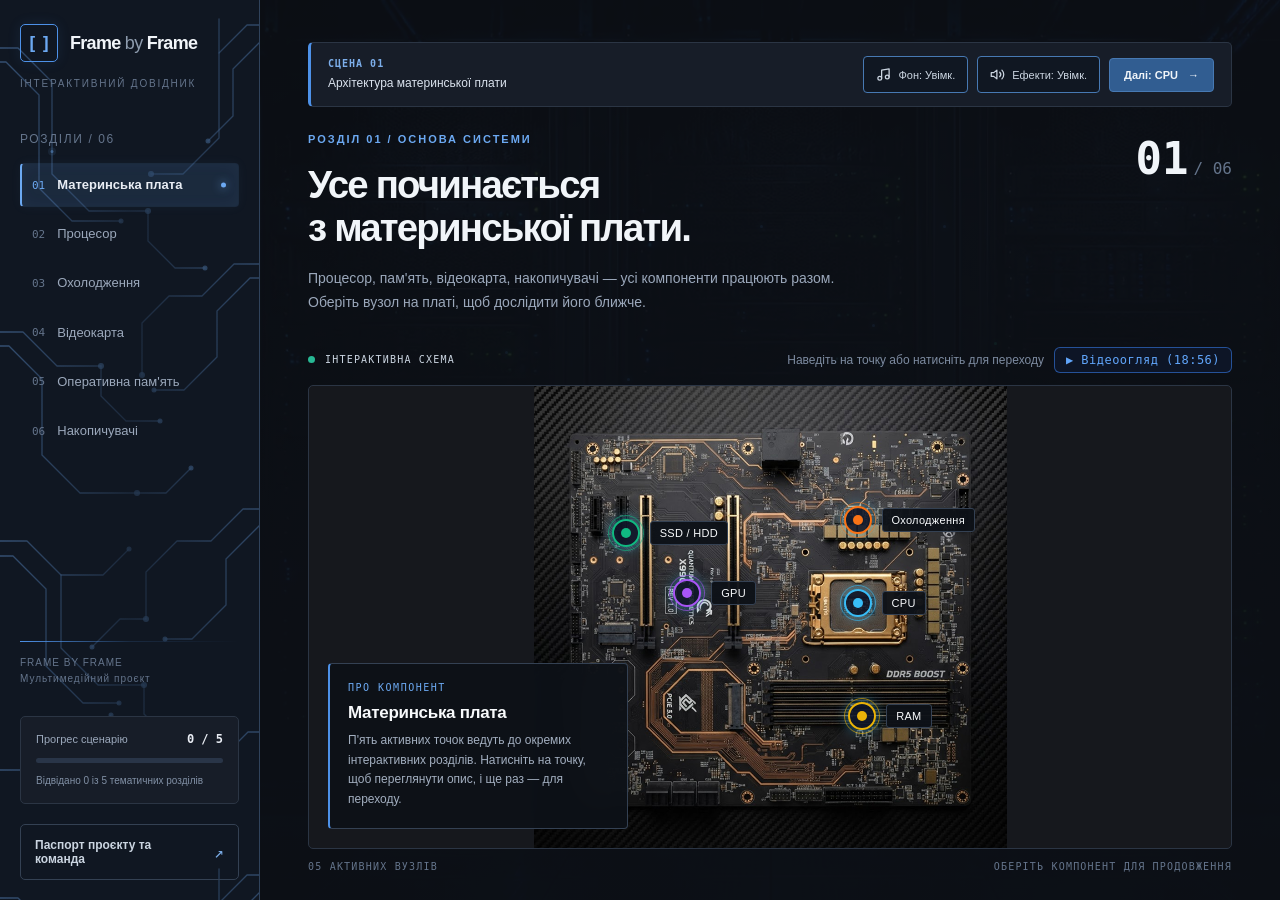
<file: index.html>
<!DOCTYPE html>
<html lang="uk">
<head>
    <meta charset="UTF-8">
    <meta name="viewport" content="width=device-width, initial-scale=1.0">
    <title>Frame by Frame — Будова комп'ютера</title>
    <link rel="stylesheet" href="css/style.css">
    <link rel="stylesheet" href="css/mobile.css">
    <style>
        .toolbar-actions {
            display: flex;
            align-items: center;
            gap: 10px;
        }
        .hud-action-btn {
            background: rgba(15, 23, 42, 0.85);
            color: #cbd5e1;
            border: 1px solid #334155;
            border-radius: 6px;
            padding: 5px 11px;
            font-size: 12px;
            font-family: inherit;
            letter-spacing: 0.04em;
            cursor: pointer;
            transition: border-color 0.2s ease, color 0.2s ease, background-color 0.2s ease;
        }
        .hud-action-btn:hover {
            border-color: #3b82f6;
            color: #ffffff;
            background: #1e293b;
        }
        .hud-action-btn--accent {
            border-color: rgba(59, 130, 246, 0.55);
            color: #60a5fa;
        }
        .video-modal-backdrop {
            display: none;
            position: fixed;
            inset: 0;
            background: rgba(7, 10, 18, 0.88);
            backdrop-filter: blur(4px);
            z-index: 1000;
            align-items: center;
            justify-content: center;
            padding: 20px;
        }
        .video-modal-card {
            background: #0f172a;
            border: 1px solid #334155;
            border-radius: 12px;
            max-width: 840px;
            width: 100%;
            padding: 20px;
            display: flex;
            flex-direction: column;
            gap: 14px;
            box-shadow: 0 24px 60px rgba(0, 0, 0, 0.65);
        }
        .video-modal-header {
            display: flex;
            justify-content: space-between;
            align-items: center;
            gap: 12px;
        }
        .video-modal-title {
            margin: 0;
            font-size: 16px;
            color: #f8fafc;
        }
    </style>
</head>
<body>

    <aside class="sidebar">
        <a href="index.html" class="brand">
            <span class="brand-mark">[ ]</span>
            <span class="brand-name">Frame <span>by</span> Frame</span>
        </a>

        <div class="sidebar-caption">ІНТЕРАКТИВНИЙ ДОВІДНИК</div>

        <nav class="chapter-nav" aria-label="Розділи проєкту">
            <div class="menu-category">РОЗДІЛИ / 06</div>

            <a href="index.html" class="menu-link active" aria-current="page">
                <span class="chapter-number">01</span>
                <span class="menu-item">Материнська плата</span>
            </a>

            <a href="cpu.html" class="menu-link">
                <span class="chapter-number">02</span>
                <span class="menu-item">Процесор</span>
            </a>

            <a href="cooling.html" class="menu-link">
                <span class="chapter-number">03</span>
                <span class="menu-item">Охолодження</span>
            </a>

            <a href="gpu.html" class="menu-link">
                <span class="chapter-number">04</span>
                <span class="menu-item">Відеокарта</span>
            </a>

            <a href="ram.html" class="menu-link">
                <span class="chapter-number">05</span>
                <span class="menu-item">Оперативна пам'ять</span>
            </a>

            <a href="storage.html" class="menu-link">
                <span class="chapter-number">06</span>
                <span class="menu-item">Накопичувачі</span>
            </a>
        </nav>

        <div class="sidebar-footer">
            <span class="sidebar-footer-line"></span>
            <span>FRAME BY FRAME</span>
            <span>Мультимедійний проєкт</span>
        </div>
    </aside>

    <main class="main-content home-page">

        <header class="home-header">
            <div>
                <div class="eyebrow">РОЗДІЛ 01 / ОСНОВА СИСТЕМИ</div>
                <h1>Усе починається<br>з материнської плати.</h1>
                <p class="home-intro">
                    Процесор, пам'ять, відеокарта, накопичувачі —
                    усі компоненти працюють разом.
                    Оберіть вузол на платі, щоб дослідити його ближче.
                </p>
            </div>

            <div class="chapter-indicator">
                <span class="chapter-indicator-current">01</span>
                <span class="chapter-indicator-total">/ 06</span>
            </div>
        </header>

        <section class="board-section" aria-label="Інтерактивна материнська плата">
            <div class="board-toolbar">
                <span class="board-toolbar-title">
                    <span class="live-dot"></span>
                    ІНТЕРАКТИВНА СХЕМА
                </span>

                <div class="toolbar-actions">
                    <span class="board-toolbar-hint">
                        Наведіть на точку або натисніть для переходу
                    </span>
                    <button id="open-video-btn" type="button" class="hud-action-btn hud-action-btn--accent">
                        ▶ Відеоогляд (18:56)
                    </button>
                </div>
            </div>

            <div class="board-stage">
                <div class="motherboard-container" id="mb-container">
                    <div class="board-hotspots-layer" id="board-hotspots-layer">

                        <a href="cpu.html" class="interactive-zone slot-cpu"
                           aria-label="Процесор (CPU)"
                           data-title="Процесор (CPU)"
                           data-desc="Головний обчислювальний вузол комп'ютера. Тут можна простежити, як змінювалися процесори та їхні архітектури.">
                            <span class="hotspot-tag">CPU</span>
                        </a>

                        <a href="cooling.html" class="interactive-zone slot-cooling"
                           aria-label="Система охолодження"
                           data-title="Система охолодження"
                           data-desc="Повітряний кулер чи рідинне охолодження? Порівняйте, як обидві системи відводять тепло від процесора.">
                            <span class="hotspot-tag">Охолодження</span>
                        </a>

                        <a href="gpu.html" class="interactive-zone slot-gpu"
                           aria-label="Відеокарта (GPU)"
                           data-title="Відеокарта (GPU)"
                           data-desc="Графічний процесор відповідає за обробку зображення. Дослідіть різницю між растеризацією та трасуванням променів.">
                            <span class="hotspot-tag">GPU</span>
                        </a>

                        <a href="ram.html" class="interactive-zone slot-ram"
                           aria-label="Оперативна пам'ять (RAM)"
                           data-title="Оперативна пам'ять (RAM)"
                           data-desc="Тимчасове сховище даних, з якими працює процесор. Порівняйте покоління DDR і принцип передавання інформації.">
                            <span class="hotspot-tag">RAM</span>
                        </a>

                        <a href="storage.html" class="interactive-zone slot-storage"
                           aria-label="Накопичувачі SSD та HDD"
                           data-title="Накопичувачі SSD та HDD"
                           data-desc="Де зберігаються файли після вимкнення комп'ютера? Порівняйте механічний HDD і сучасний SSD.">
                            <span class="hotspot-tag">SSD / HDD</span>
                        </a>

                    </div>
                </div>

                <div class="component-hud" id="component-hud" aria-live="polite">
                    <div class="hud-overline">ПРО КОМПОНЕНТ</div>
                    <div class="component-hud-title" id="hud-title">
                        Материнська плата
                    </div>
                    <div class="component-hud-desc" id="hud-desc">
                        П'ять активних точок ведуть до окремих
                        інтерактивних розділів. Натисніть на точку,
                        щоб переглянути опис, і ще раз — для переходу.
                    </div>
                    <div class="hud-tap-hint" id="hud-tap-hint" hidden>
                        Натисніть на обрану точку ще раз, щоб відкрити розділ →
                    </div>
                </div>
            </div>

            <div class="board-bottom">
                <span>05 АКТИВНИХ ВУЗЛІВ</span>
                <span>ОБЕРІТЬ КОМПОНЕНТ ДЛЯ ПРОДОВЖЕННЯ</span>
            </div>
        </section>
    </main>

    <!-- Модальне вікно відеоогляду -->
    <div id="video-modal" class="video-modal-backdrop" role="dialog" aria-modal="true" aria-labelledby="video-modal-title">
        <div class="video-modal-card">
            <div class="video-modal-header">
                <h2 id="video-modal-title" class="video-modal-title">
                    Еволюція ПК: від перших процесорів до сучасних систем (18:56)
                </h2>
                <button id="close-video-btn" type="button" class="hud-action-btn">
                    ✕ Закрити
                </button>
            </div>

            <div style="position: relative; width: 100%; aspect-ratio: 16 / 9; border-radius: 8px; overflow: hidden; background: #020617;">
                <iframe
                    id="intro-video-frame"
                    data-src="https://www.youtube.com/embed/2vtrCZf4S_Y?autoplay=1&rel=0"
                    title="Evolution of PCs"
                    style="position: absolute; inset: 0; width: 100%; height: 100%; border: 0;"
                    allow="accelerometer; autoplay; clipboard-write; encrypted-media; gyroscope; picture-in-picture"
                    allowfullscreen>
                </iframe>
            </div>
        </div>
    </div>

    <script src="audio-engine.js"></script>
    <script>
        (() => {
            let wasMusicPlaying = false;

            function openVideoModal() {
                const modal = document.getElementById('video-modal');
                const frame = document.getElementById('intro-video-frame');
                if (!modal) return;

                try {
                    if (typeof SoundEngine !== 'undefined' && !SoundEngine.getMusicMuted()) {
                        wasMusicPlaying = true;
                        SoundEngine.setMusicMuted(true);
                    }
                } catch (err) {}

                if (frame && frame.dataset.src) {
                    frame.src = frame.dataset.src;
                }
                modal.style.display = 'flex';
            }

            function closeVideoModal() {
                const modal = document.getElementById('video-modal');
                const frame = document.getElementById('intro-video-frame');
                if (!modal) return;

                if (frame) {
                    frame.src = '';
                }
                modal.style.display = 'none';

                try {
                    if (wasMusicPlaying && typeof SoundEngine !== 'undefined') {
                        SoundEngine.setMusicMuted(false);
                        wasMusicPlaying = false;
                    }
                } catch (err) {}
            }

            document.addEventListener('click', (e) => {
                if (e.target.closest('#open-video-btn')) {
                    e.preventDefault();
                    e.stopPropagation();
                    openVideoModal();
                    return;
                }

                if (e.target.closest('#close-video-btn') || e.target.id === 'video-modal') {
                    e.preventDefault();
                    closeVideoModal();
                }
            });

            document.addEventListener('keydown', (e) => {
                const modal = document.getElementById('video-modal');
                if (e.key === 'Escape' && modal && modal.style.display === 'flex') {
                    closeVideoModal();
                }
            });
        })();

        document.addEventListener('DOMContentLoaded', () => {
            const mbContainer = document.getElementById('mb-container');
            const hotspotsLayer = document.getElementById('board-hotspots-layer');
            const hudTitle = document.getElementById('hud-title');
            const hudDesc = document.getElementById('hud-desc');
            const hudTapHint = document.getElementById('hud-tap-hint');
            const zones = [...document.querySelectorAll('.interactive-zone')];
            const twoTapQuery = window.matchMedia('(hover: none), (pointer: coarse), (max-width: 960px)');

            let selectedZone = null;
            let natW = 1;
            let natH = 1;

            // Синхронізуємо шар точок точно за межами фонового зображення плати
            function syncHotspotsLayer() {
                if (!mbContainer || !hotspotsLayer) return;
                const cw = mbContainer.clientWidth;
                const ch = mbContainer.clientHeight;
                if (!cw || !ch || !natW || !natH) return;

                const scale = Math.min(cw / natW, ch / natH);
                const w = natW * scale;
                const h = natH * scale;
                const left = (cw - w) / 2;
                const top = (ch - h) / 2;

                hotspotsLayer.style.width = `${w}px`;
                hotspotsLayer.style.height = `${h}px`;
                hotspotsLayer.style.left = `${left}px`;
                hotspotsLayer.style.top = `${top}px`;
            }

            const bgProbe = new Image();
            bgProbe.onload = () => {
                natW = bgProbe.naturalWidth || 1;
                natH = bgProbe.naturalHeight || 1;
                syncHotspotsLayer();
            };
            bgProbe.src = 'assets/img/motherboard-bg.jpg';

            if ('ResizeObserver' in window && mbContainer) {
                new ResizeObserver(syncHotspotsLayer).observe(mbContainer);
            }
            window.addEventListener('resize', syncHotspotsLayer);
            syncHotspotsLayer();

            function selectZone(zone, showTapHint = false) {
                zones.forEach(item => item.classList.toggle('is-selected', item === zone));
                selectedZone = zone;

                if (hudTitle) hudTitle.textContent = zone.dataset.title || '';
                if (hudDesc) hudDesc.textContent = zone.dataset.desc || '';
                if (hudTapHint) hudTapHint.hidden = !showTapHint;
            }

            function navigateToZone(zone) {
                const targetUrl = zone.getAttribute('href');
                const rect = mbContainer.getBoundingClientRect();
                const zRect = zone.getBoundingClientRect();

                const originX = (((zRect.left + zRect.width / 2) - rect.left) / rect.width) * 100;
                const originY = (((zRect.top + zRect.height / 2) - rect.top) / rect.height) * 100;

                mbContainer.style.transformOrigin = `${originX}% ${originY}%`;
                mbContainer.classList.add('zooming');

                setTimeout(() => {
                    window.location.href = targetUrl;
                }, 380);
            }

            window.addEventListener('pageshow', () => {
                mbContainer?.classList.remove('zooming');
                zones.forEach(item => item.classList.remove('is-selected'));
                selectedZone = null;
                if (hudTapHint) hudTapHint.hidden = true;
            });

            zones.forEach(zone => {
                zone.addEventListener('mouseenter', () => {
                    if (!twoTapQuery.matches) {
                        selectZone(zone, false);
                    }
                });

                zone.addEventListener('focus', () => {
                    if (!twoTapQuery.matches) {
                        selectZone(zone, false);
                    }
                });

                zone.addEventListener('click', (e) => {
                    e.preventDefault();

                    // На телефоні/планшеті: 1-й клік показує опис у нижньому вікні, 2-й клік по цій же точці — перехід
                    if (twoTapQuery.matches && selectedZone !== zone) {
                        selectZone(zone, true);
                        return;
                    }

                    selectZone(zone, false);
                    navigateToZone(zone);
                });
            });
        });
    </script>

    <script src="tour-engine.js"></script>
    <script src="background-engine.js" defer></script>
    <script src="pcb-pulse.js" defer></script>
    <script src="mobile-nav.js" defer></script>
</body>
</html>
</file>
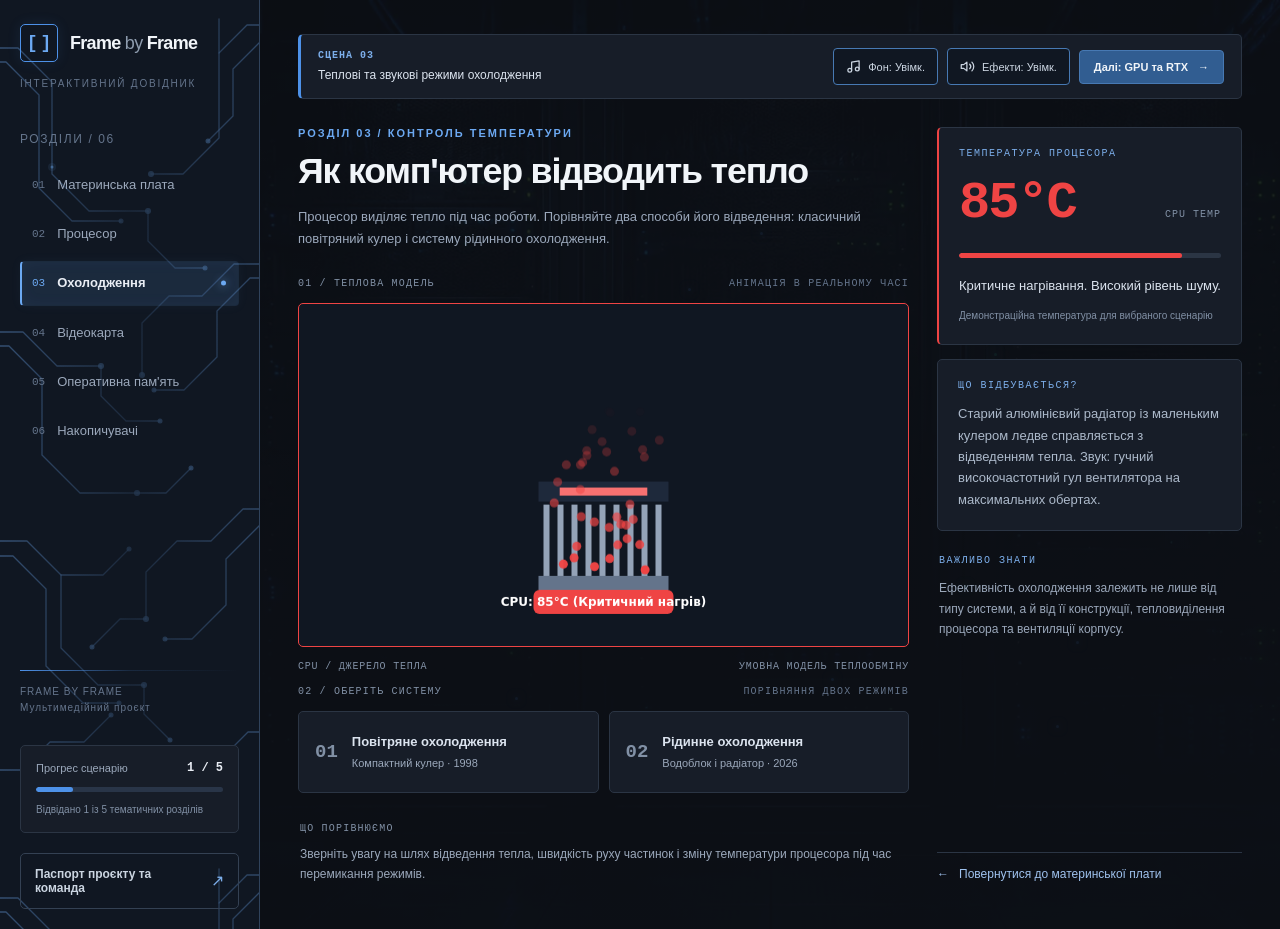
<file: cooling.html>
<!DOCTYPE html>
<html lang="uk">
<head>
    <meta charset="UTF-8">
    <meta name="viewport" content="width=device-width, initial-scale=1.0">
    <title>Системи охолодження — Frame by Frame</title>
    <link rel="stylesheet" href="css/style.css">

<link rel="stylesheet" href="css/mobile.css">

</head>
<body>
    <aside class="sidebar">
        <a href="index.html" class="brand">
            <span class="brand-mark">[ ]</span>
            <span class="brand-name">Frame <span>by</span> Frame</span>
        </a>

        <div class="sidebar-caption">ІНТЕРАКТИВНИЙ ДОВІДНИК</div>

        <nav class="chapter-nav" aria-label="Розділи проєкту">
            <div class="menu-category">РОЗДІЛИ / 06</div>

            <a href="index.html" class="menu-link">
                <span class="chapter-number">01</span>
                <span class="menu-item">Материнська плата</span>
            </a>

            <a href="cpu.html" class="menu-link">
                <span class="chapter-number">02</span>
                <span class="menu-item">Процесор</span>
            </a>

            <a href="cooling.html" class="menu-link active" aria-current="page">
                <span class="chapter-number">03</span>
                <span class="menu-item">Охолодження</span>
            </a>

            <a href="gpu.html" class="menu-link">
                <span class="chapter-number">04</span>
                <span class="menu-item">Відеокарта</span>
            </a>

            <a href="ram.html" class="menu-link">
                <span class="chapter-number">05</span>
                <span class="menu-item">Оперативна пам'ять</span>
            </a>

            <a href="storage.html" class="menu-link">
                <span class="chapter-number">06</span>
                <span class="menu-item">Накопичувачі</span>
            </a>
        </nav>

        <div class="sidebar-footer">
            <span class="sidebar-footer-line"></span>
            <span>FRAME BY FRAME</span>
            <span>Мультимедійний проєкт</span>
        </div>
    </aside>

    <main class="cooling-dashboard cooling-page">
        <div class="left-panel">

            <header class="cooling-header">
                <div class="eyebrow">РОЗДІЛ 03 / КОНТРОЛЬ ТЕМПЕРАТУРИ</div>
                <h1>Як комп'ютер відводить тепло</h1>
                <p class="cooling-lead">
                    Процесор виділяє тепло під час роботи.
                    Порівняйте два способи його відведення:
                    класичний повітряний кулер і систему
                    рідинного охолодження.
                </p>
            </header>

            <section class="cooling-workspace">
                <div class="cooling-section-heading">
                    <span>01 / ТЕПЛОВА МОДЕЛЬ</span>
                    <span>АНІМАЦІЯ В РЕАЛЬНОМУ ЧАСІ</span>
                </div>

                <div class="animation-container cooling-visual"
                     id="heat-animation">

                    <div class="chip-loader" id="cooling-loader">
                        <div class="chip-pulse"></div>
                        <span class="loader-caption">
                            Завантаження теплової моделі...
                        </span>
                    </div>

                    <canvas id="coolingCanvas"
                            style="width:100%; height:100%; display:block;">
                    </canvas>
                </div>

                <div class="cooling-visual-footer">
                    <span>CPU / ДЖЕРЕЛО ТЕПЛА</span>
                    <span>УМОВНА МОДЕЛЬ ТЕПЛООБМІНУ</span>
                </div>

                <div class="cooling-section-heading">
                    <span>02 / ОБЕРІТЬ СИСТЕМУ</span>
                    <span>ПОРІВНЯННЯ ДВОХ РЕЖИМІВ</span>
                </div>

                <div class="controls-panel cooling-controls">
                    <button type="button"
                            id="btn-old"
                            class="cooling-btn active-btn">
                        <span class="cooling-option-number">01</span>
                        <span class="cooling-option-content">
                            <strong>Повітряне охолодження</strong>
                            <small>Компактний кулер · 1998</small>
                        </span>
                    </button>

                    <button type="button"
                            id="btn-new"
                            class="cooling-btn">
                        <span class="cooling-option-number">02</span>
                        <span class="cooling-option-content">
                            <strong>Рідинне охолодження</strong>
                            <small>Водоблок і радіатор · 2026</small>
                        </span>
                    </button>
                </div>

                <div class="cooling-explanation">
                    <span>ЩО ПОРІВНЮЄМО</span>
                    <p>
                        Зверніть увагу на шлях відведення тепла,
                        швидкість руху частинок і зміну температури
                        процесора під час перемикання режимів.
                    </p>
                </div>
            </section>
        </div>

        <aside class="right-panel cooling-side-panel">

            <section class="telemetry-box cooling-temperature"
                     id="temp-box">
                <div class="panel-kicker">ТЕМПЕРАТУРА ПРОЦЕСОРА</div>

                <div class="cooling-temperature-reading">
                    <div id="temp-value">85°C</div>
                    <span>CPU TEMP</span>
                </div>

                <div class="cooling-temp-scale">
                    <div class="cooling-temp-scale-fill"></div>
                </div>

                <div id="temp-status" class="cooling-temp-status"
                     aria-live="polite">
                    Критичне нагрівання. Високий рівень шуму.
                </div>

                <div class="cooling-metric-note">
                    Демонстраційна температура для вибраного сценарію
                </div>
            </section>

            <section class="accessibility-box cooling-description">
                <div class="panel-kicker">ЩО ВІДБУВАЄТЬСЯ?</div>

                <div id="audio-error-msg" class="cooling-audio-error"
                     style="display:none;" role="status">
                    Аудіо недоступне. Прочитайте текстовий
                    опис температурних змін.
                </div>

                <div id="acc-text" class="acc-text" aria-live="polite">
                    Старий алюмінієвий радіатор із маленьким кулером
                    ледве справляється з відведенням тепла.
                    Звук: гучний високочастотний гул вентилятора
                    на максимальних обертах.
                </div>
            </section>

            <section class="cooling-fact">
                <div class="panel-kicker">ВАЖЛИВО ЗНАТИ</div>
                <p>
                    Ефективність охолодження залежить не лише від типу
                    системи, а й від її конструкції, тепловиділення
                    процесора та вентиляції корпусу.
                </p>
            </section>

            <a href="index.html" class="cooling-back-link">
                <span>←</span>
                Повернутися до материнської плати
            </a>
        </aside>
    </main>

    <script src="audio-engine.js"></script>
    <script>
        const btnOld = document.getElementById('btn-old');
        const btnNew = document.getElementById('btn-new');
        const errorMsg = document.getElementById('audio-error-msg');
        
        const tempValue = document.getElementById('temp-value');
        const tempStatus = document.getElementById('temp-status');
        const tempBox = document.getElementById('temp-box');
        const heatAnimation = document.getElementById('heat-animation');
        const accText = document.getElementById('acc-text');
        const tempScale = document.querySelector('.cooling-temp-scale-fill');

        const states = {
            old: {
                temp: "85°C",
                status: "Критичне нагрівання. Високий рівень шуму.",
                color: "#ef4444",
                btnColor: "#ef4444",
                text: '"Старий алюмінієвий радіатор з маленьким кулером ледве справляється з відведенням тепла. Звук: гучний, високочастотний гул вентилятора на максимальних обертах."'
            },
            new: {
                temp: "42°C",
                status: "Стабільне охолодження. Безшумна робота.",
                color: "#10b981",
                btnColor: "#10b981",
                text: '"Система рідинного охолодження ефективно розсіює тепло через мідний водоблок. Звук: ледь помітне шурхотіння помпи та тихий потік повітря крізь масивний радіатор."'
            }
        };

        let currentMode = 'old';

        function switchCooling(type) {
            currentMode = type;
            const data = states[type];

            tempValue.textContent = data.temp;
            tempValue.style.color = data.color;
            tempStatus.textContent = data.status;
            tempBox.style.borderLeftColor = data.color;
            heatAnimation.style.borderColor = data.color;
            accText.textContent = data.text;
            // Синхронізація температурної шкали
            tempScale.style.width = type === 'old' ? '85%' : '42%';
            tempScale.style.backgroundColor = data.color;

            // Підсвічування вибраної системи
            btnOld.classList.toggle('active-btn', type === 'old');
            btnNew.classList.toggle('active-btn', type === 'new');

            btnOld.style.borderColor = type === 'old' ? data.color : '#2b3544';
            btnNew.style.borderColor = type === 'new' ? data.color : '#2b3544';
            btnOld.style.backgroundColor = type === 'old' ? data.btnColor : "#334155";

            if (typeof SoundEngine !== 'undefined') {
                const audioOk = SoundEngine.playCooling(type);
                errorMsg.style.display = audioOk ? "none" : "block";
            } else {
                errorMsg.style.display = "block";
            }
        }

        btnOld.addEventListener('click', () => switchCooling('old'));
        btnNew.addEventListener('click', () => switchCooling('new'));

        (() => {
            const canvas = document.getElementById('coolingCanvas');
            if (!canvas) return;
            const ctx = canvas.getContext('2d');

            let angle = 0;
            let particles = Array.from({ length: 36 }, (_, i) => ({
                t: i / 36,
                x: (Math.random() - 0.5) * 90,
                speed: 0.004 + Math.random() * 0.004
            }));

            function resize() {
                const rect = canvas.getBoundingClientRect();
                canvas.width = rect.width * window.devicePixelRatio;
                canvas.height = rect.height * window.devicePixelRatio;
                ctx.setTransform(window.devicePixelRatio, 0, 0, window.devicePixelRatio, 0, 0);
            }
            window.addEventListener('resize', resize);
            resize();
            setTimeout(() => document.getElementById('cooling-loader')?.classList.add('hidden'), 250);

            function draw() {
                const w = canvas.clientWidth;
                const h = canvas.clientHeight;
                ctx.clearRect(0, 0, w, h);
                const cx = w / 2;
                const baseY = h - 45;

                const isHot = currentMode === 'old';

                ctx.fillStyle = isHot ? '#ef4444' : '#0ea5e9';
                ctx.beginPath();
                ctx.roundRect(cx - 70, baseY, 140, 24, 6);
                ctx.fill();

                ctx.fillStyle = '#fff';
                ctx.font = 'bold 12px system-ui, sans-serif';
                ctx.textAlign = 'center';
                ctx.fillText(isHot ? 'CPU: 85°C (Критичний нагрів)' : 'CPU: 42°C (Оптимально)', cx, baseY + 16);

                if (isHot) {
                    ctx.fillStyle = '#64748b';
                    ctx.fillRect(cx - 65, baseY - 14, 130, 14);
                    for (let i = -60; i <= 54; i += 14) {
                        ctx.fillStyle = '#94a3b8';
                        ctx.fillRect(cx + i, baseY - 85, 6, 71);
                    }

                    angle += 0.28;
                    ctx.fillStyle = '#1e293b';
                    ctx.fillRect(cx - 65, baseY - 108, 130, 20);
                    ctx.fillStyle = '#f87171';
                    const bladeW = Math.abs(Math.cos(angle)) * 55;
                    ctx.fillRect(cx - bladeW, baseY - 102, bladeW * 2, 8);

                    particles.forEach(p => {
                        p.t += p.speed * 0.7;
                        if (p.t > 1) p.t = 0;
                        const py = baseY - 20 - p.t * 160;
                        const px = cx + p.x + Math.sin(p.t * 10) * 12;
                        ctx.fillStyle = `rgba(239, 68, 68, ${1 - p.t})`;
                        ctx.beginPath();
                        ctx.arc(px, py, 4.5, 0, Math.PI * 2);
                        ctx.fill();
                    });
                } else {
                    ctx.fillStyle = '#0284c7';
                    ctx.strokeStyle = '#38bdf8';
                    ctx.lineWidth = 2;
                    ctx.beginPath();
                    ctx.roundRect(cx - 60, baseY - 34, 120, 34, 8);
                    ctx.fill();
                    ctx.stroke();

                    ctx.fillStyle = '#1e293b';
                    ctx.strokeStyle = '#475569';
                    ctx.fillRect(cx - 140, 35, 280, 32);
                    ctx.strokeRect(cx - 140, 35, 280, 32);

                    ctx.lineWidth = 10;
                    ctx.strokeStyle = 'rgba(249, 115, 22, 0.35)';
                    ctx.beginPath();
                    ctx.moveTo(cx - 35, baseY - 34);
                    ctx.bezierCurveTo(cx - 110, baseY - 90, cx - 110, 110, cx - 110, 67);
                    ctx.stroke();

                    ctx.strokeStyle = 'rgba(56, 189, 248, 0.35)';
                    ctx.beginPath();
                    ctx.moveTo(cx + 110, 67);
                    ctx.bezierCurveTo(cx + 110, 110, cx + 110, baseY - 90, cx + 35, baseY - 34);
                    ctx.stroke();

                    particles.forEach(p => {
                        p.t += p.speed * 1.8;
                        if (p.t > 1) p.t = 0;
                        let px, py, col;
                        if (p.t < 0.4) {
                            const k = p.t / 0.4;
                            px = cx - 35 - k * 75;
                            py = (baseY - 34) - k * (baseY - 101);
                            col = '#fb923c';
                        } else if (p.t < 0.6) {
                            const k = (p.t - 0.4) / 0.2;
                            px = cx - 110 + k * 220;
                            py = 51;
                            col = '#38bdf8';
                        } else {
                            const k = (p.t - 0.6) / 0.4;
                            px = cx + 110 - k * 75;
                            py = 67 + k * (baseY - 101);
                            col = '#22d3ee';
                        }
                        ctx.fillStyle = col;
                        ctx.beginPath();
                        ctx.arc(px, py, 4, 0, Math.PI * 2);
                        ctx.fill();
                    });
                }

                requestAnimationFrame(draw);
            }

            draw();
        })();
    </script>
    <script src="tour-engine.js"></script>
    <script src="background-engine.js" defer></script>
    <script src="pcb-pulse.js" defer></script>

<script src="mobile-nav.js" defer></script>

</body>
</html>
</file>
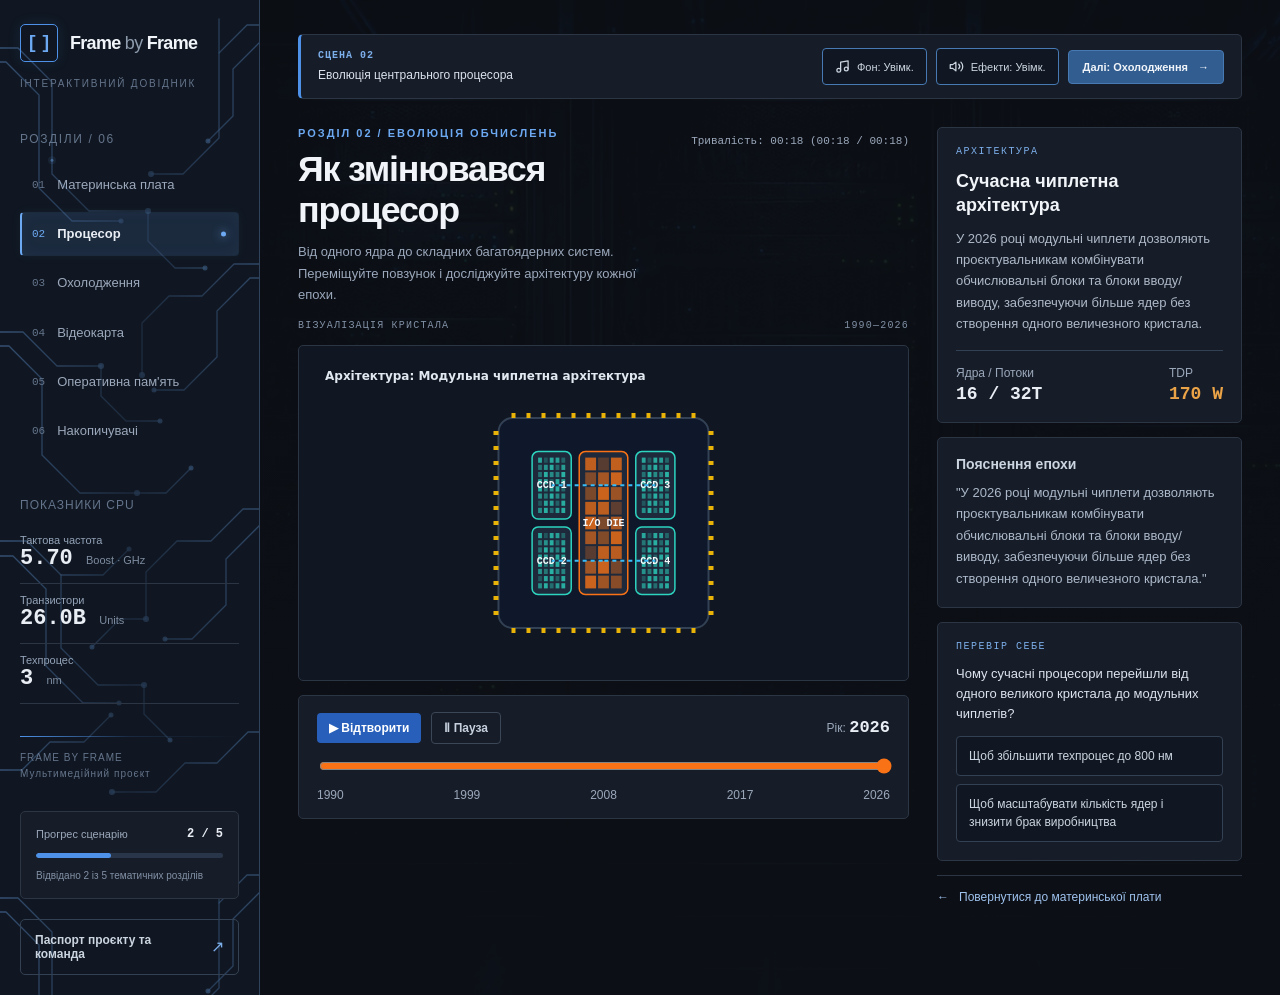
<file: cpu.html>
<!DOCTYPE html>
<html lang="uk">
<head>
    <meta charset="UTF-8">
    <meta name="viewport" content="width=device-width, initial-scale=1.0">
    <title>Еволюція процесора — Frame by Frame</title>
    <link rel="stylesheet" href="css/style.css">

<link rel="stylesheet" href="css/mobile.css">

</head>
<body>
    <aside class="sidebar">
        <a href="index.html" class="brand"><span class="brand-mark">[ ]</span><span class="brand-name">Frame <span>by</span> Frame</span></a>
        <div class="sidebar-caption">ІНТЕРАКТИВНИЙ ДОВІДНИК</div>
        <nav class="chapter-nav" aria-label="Розділи проєкту">
            <div class="menu-category">РОЗДІЛИ / 06</div>
            <a href="index.html" class="menu-link"><span class="chapter-number">01</span><span class="menu-item">Материнська плата</span></a>
            <a href="cpu.html" class="menu-link active" aria-current="page"><span class="chapter-number">02</span><span class="menu-item">Процесор</span></a>
            <a href="cooling.html" class="menu-link"><span class="chapter-number">03</span><span class="menu-item">Охолодження</span></a>
            <a href="gpu.html" class="menu-link"><span class="chapter-number">04</span><span class="menu-item">Відеокарта</span></a>
            <a href="ram.html" class="menu-link"><span class="chapter-number">05</span><span class="menu-item">Оперативна пам'ять</span></a>
            <a href="storage.html" class="menu-link"><span class="chapter-number">06</span><span class="menu-item">Накопичувачі</span></a>
        </nav>
        <section class="cpu-telemetry" aria-label="Показники процесора">
            <div class="menu-category">ПОКАЗНИКИ CPU</div>
            <div class="telemetry-block"><div class="telemetry-label">Тактова частота</div><div class="telemetry-value">5.70 <span class="telemetry-sub">Boost · GHz</span></div></div>
            <div class="telemetry-block"><div class="telemetry-label">Транзистори</div><div class="telemetry-value">26.0B <span class="telemetry-sub">Units</span></div></div>
            <div class="telemetry-block"><div class="telemetry-label">Техпроцес</div><div class="telemetry-value">3 <span class="telemetry-sub">nm</span></div></div>
        </section>
        <div class="sidebar-footer"><span class="sidebar-footer-line"></span><span>FRAME BY FRAME</span><span>Мультимедійний проєкт</span></div>
    </aside>

    <main class="cpu-dashboard cpu-page">
        <div class="center-panel">
            <header class="cpu-header">
                <div>
                    <div class="eyebrow">РОЗДІЛ 02 / ЕВОЛЮЦІЯ ОБЧИСЛЕНЬ</div>
                    <h1>Як змінювався процесор</h1>
                    <p class="cpu-lead">Від одного ядра до складних багатоядерних систем. Переміщуйте повзунок і досліджуйте архітектуру кожної епохи.</p>
                </div>
                <div id="duration-badge" class="duration-badge">Тривалість: 00:18 (00:18 / 00:18)</div>
            </header>
            <div class="cpu-stage-label"><span>ВІЗУАЛІЗАЦІЯ КРИСТАЛА</span><span>1990—2026</span></div>
            <div class="animation-container">
                <div class="chip-loader" id="cpu-loader"><div class="chip-pulse"></div><span class="loader-caption">Завантаження схеми процесора...</span></div>
                <canvas id="cpuCanvas" style="width:100%; height:310px; display:block; border-radius:8px;"></canvas>
            </div>
            <div class="timeline-container">
                <div class="controls">
                    <button type="button" class="play-btn">▶ Відтворити</button>
                    <button type="button" class="pause-btn">Ⅱ Пауза</button>
                    <span class="year-readout">Рік: <strong id="current-year-label">2026</strong></span>
                </div>
                <input type="range" min="1990" max="2026" value="2026" aria-label="Таймлайн еволюції процесорів" class="timeline-slider">
                <div class="timeline-labels"><span>1990</span><span>1999</span><span>2008</span><span>2017</span><span>2026</span></div>
            </div>
        </div>
        <div class="right-panel">
            <div class="info-card">
                <div class="panel-kicker">АРХІТЕКТУРА</div>
                <h3 id="arch-title">Сучасна чиплетна архітектура</h3>
                <p id="arch-summary" class="info-text">Спеціалізовані кремнієві блоки масштабують продуктивність, покращуючи ефективність та гнучкість дизайну.</p>
                <div class="specs-grid">
                    <div class="spec-item"><div class="spec-label">Ядра / Потоки</div><div class="spec-val">16 / 32T</div></div>
                    <div class="spec-item"><div class="spec-label">TDP</div><div class="spec-val">170 W</div></div>
                </div>
            </div>
            <div class="accessibility-box"><div class="acc-header">Пояснення епохи</div><div class="acc-text">"У 2026 році модульні чиплети дозволяють проєктувальникам комбінувати обчислювальні блоки та блоки вводу/виводу, забезпечуючи більше ядер без створення одного величезного кристала."</div></div>
            <div class="info-card quiz-card">
                <div class="panel-kicker">ПЕРЕВІР СЕБЕ</div>
                <div class="quiz-question">Чому сучасні процесори перейшли від одного великого кристала до модульних чиплетів?</div>
                <div class="quiz-options">
                    <button type="button" class="quiz-opt" data-correct="false">Щоб збільшити техпроцес до 800 нм</button>
                    <button type="button" class="quiz-opt" data-correct="true">Щоб масштабувати кількість ядер і знизити брак виробництва</button>
                </div>
                <div id="quiz-feedback" class="quiz-feedback" style="display:none;"></div>
            </div>

            <a href="index.html" class="chapter-back-link">
                <span>←</span>
                Повернутися до материнської плати
            </a>
        </div>
    </main>

    <script src="audio-engine.js"></script>
    <script>
        const cpuData = {
            1990: { title: 'Монолітний кристал (1 ядро)', freq: '0.03', trans: '1.2M', node: '800', cores: '1 / 1T', tdp: '5 W', desc: 'Епоха ранніх 32-бітних процесорів. Архітектура фокусується на базових обчисленнях без складної багатозадачності.' },
            1999: { title: 'Інтегрований кеш L2', freq: '0.50', trans: '9.5M', node: '250', cores: '1 / 1T', tdp: '28 W', desc: 'Поява мультимедійних інструкцій та стрімке зростання тактових частот. Процесори отримують інтегровану кеш-пам’ять L2.' },
            2008: { title: 'Багатоядерна архітектура', freq: '2.66', trans: '731M', node: '45', cores: '4 / 4T', tdp: '95 W', desc: 'Перехід до багатоядерності. Замість нарощування частоти виробники фокусуються на паралельних обчисленнях.' },
            2017: { title: 'Високопотокові багатоядерні CPU', freq: '3.60', trans: '4.8B', node: '14', cores: '8 / 16T', tdp: '95 W', desc: 'Повернення конкуренції на ринку приносить стрибок кількості ядер. Розвиток технологій багатопотоковості.' },
            2026: { title: 'Сучасна чиплетна архітектура', freq: '5.70', trans: '26.0B', node: '3', cores: '16 / 32T', tdp: '170 W', desc: 'У 2026 році модульні чиплети дозволяють проєктувальникам комбінувати обчислювальні блоки та блоки вводу/виводу, забезпечуючи більше ядер без створення одного величезного кристала.' }
        };

        const slider = document.querySelector('.timeline-slider');
        const telemetryValues = document.querySelectorAll('.telemetry-value');
        const specValues = document.querySelectorAll('.spec-val');
        const transcriptText = document.querySelector('.acc-text');
        const archTitle = document.getElementById('arch-title');
        const archSummary = document.getElementById('arch-summary');
        const currentYearLabel = document.getElementById('current-year-label');
        const durationBadge = document.getElementById('duration-badge');
        const EVOLUTION_DURATION = 18000;
        const FIRST_YEAR = 1990;
        const LAST_YEAR = 2026;

        function updateDashboard(year) {
            const numYear = Math.max(FIRST_YEAR, Math.min(LAST_YEAR, Math.round(Number(year))));
            currentYearLabel.textContent = numYear;
            const seconds = Math.round(((numYear - FIRST_YEAR) / (LAST_YEAR - FIRST_YEAR)) * (EVOLUTION_DURATION / 1000));
            durationBadge.textContent = `Тривалість: 00:18 (00:${String(seconds).padStart(2, '0')} / 00:18)`;
            const availableYears = Object.keys(cpuData)
                .map(Number)
                .sort((a, b) => a - b);

            const closestYear = availableYears.reduce((prev, curr) =>
                curr <= numYear ? curr : prev
            );
            const data = cpuData[closestYear];
            archTitle.textContent = data.title;
            archSummary.textContent = data.desc;
            telemetryValues[0].innerHTML = `${data.freq} <span class="telemetry-sub">Boost · GHz</span>`;
            telemetryValues[1].innerHTML = `${data.trans} <span class="telemetry-sub">Units</span>`;
            telemetryValues[2].innerHTML = `${data.node} <span class="telemetry-sub">nm</span>`;
            specValues[0].textContent = data.cores;
            specValues[1].textContent = data.tdp;
            transcriptText.textContent = `"${data.desc}"`;
        }
        updateDashboard(slider.value);

        document.querySelectorAll('.quiz-opt').forEach(btn => {
            btn.addEventListener('click', () => {
                const correct = btn.dataset.correct === 'true';
                const feedback = document.getElementById('quiz-feedback');
                feedback.style.display = 'block';
                document.querySelectorAll('.quiz-opt').forEach(option => {
                    option.style.borderColor = '';
                    option.style.backgroundColor = '';
                });
                btn.style.borderColor = correct ? '#10b981' : '#ef4444';
                btn.style.backgroundColor = correct ? 'rgba(16, 185, 129, 0.15)' : 'rgba(239, 68, 68, 0.1)';
                feedback.style.color = correct ? '#10b981' : '#fca5a5';
                feedback.textContent = correct
                    ? 'Правильно! Чиплети дозволяють комбінувати менші кристали з високим виходом придатних чипів.'
                    : 'Не зовсім. Навпаки, техпроцес зменшився до 3 нм, а поділ на чиплети спростив масштабування ядер.';
            });
        });

        (() => {
            const canvas = document.getElementById('cpuCanvas');
            if (!canvas) return;
            const ctx = canvas.getContext('2d');
            const playBtn = document.querySelector('.play-btn');
            const pauseBtn = document.querySelector('.pause-btn');
            let yearVal = Number(slider.value) || LAST_YEAR;
            let playing = false;
            let tick = 0;
            let lastFrameTime = null;
            let fadeStarted = false;

            function resize() {
                const rect = canvas.getBoundingClientRect();
                const dpr = window.devicePixelRatio || 1;
                canvas.width = Math.round(rect.width * dpr);
                canvas.height = Math.round(rect.height * dpr);
                ctx.setTransform(dpr, 0, 0, dpr, 0, 0);
            }
            window.addEventListener('resize', resize);
            resize();
            setTimeout(() => document.getElementById('cpu-loader')?.classList.add('hidden'), 250);

            slider.addEventListener('input', event => {
                yearVal = Number(event.target.value);
                playing = false;
                fadeStarted = false;
                SoundEngine.stopCpuEvolution();
                updateDashboard(yearVal);
            });

            playBtn?.addEventListener('click', () => {
                if (playing) return;
                if (yearVal >= LAST_YEAR) {
                    yearVal = FIRST_YEAR;
                    slider.value = FIRST_YEAR;
                    updateDashboard(FIRST_YEAR);
                }
                const progress = (yearVal - FIRST_YEAR) / (LAST_YEAR - FIRST_YEAR);
                SoundEngine.seekCpuEvolution(progress);
                SoundEngine.playCpuEvolution();
                playing = true;
                fadeStarted = false;
                lastFrameTime = null;
            });

            pauseBtn?.addEventListener('click', () => {
                playing = false;
                SoundEngine.pauseCpuEvolution();
            });

            function getEraSpec(year) {
                if (year < 1999) return { title: 'Монолітний кристал (1 ядро)', node: '800–350 nm', chiplets: 1, density: 4, color: '#f59e0b' };
                if (year < 2008) return { title: 'Інтегрований кеш L2', node: '250–130 nm', chiplets: 1, density: 7, color: '#38bdf8' };
                if (year < 2017) return { title: 'Багатоядерна архітектура', node: '65–32 nm', chiplets: 4, density: 11, color: '#818cf8' };
                if (year < 2026) return { title: 'Високопотокові багатоядерні CPU', node: '14–7 nm', chiplets: 4, density: 14, color: '#a78bfa' };
                return { title: 'Модульна чиплетна архітектура', node: '3 nm', chiplets: 5, density: 16, color: '#2dd4bf' };
            }

            function drawDie(x, y, w, h, grid, color, label) {
                ctx.fillStyle = '#1e293b';
                ctx.strokeStyle = color;
                ctx.lineWidth = 1.5;
                ctx.beginPath();
                ctx.roundRect(x, y, w, h, 6);
                ctx.fill();
                ctx.stroke();
                const cols = Math.max(3, Math.floor(grid * (w / 120)));
                const rows = Math.max(3, Math.floor(grid * (h / 120)));
                const cellW = (w - 10) / cols;
                const cellH = (h - 10) / rows;
                for (let r = 0; r < rows; r++) {
                    for (let c = 0; c < cols; c++) {
                        const pulse = 0.25 + 0.55 * Math.abs(Math.sin(tick * 2 + r * 0.7 + c * 1.1));
                        ctx.fillStyle = color;
                        ctx.globalAlpha = pulse;
                        ctx.fillRect(x + 5 + c * cellW + 1, y + 5 + r * cellH + 1,
                            Math.max(1, cellW - 2), Math.max(1, cellH - 2));
                    }
                }
                ctx.globalAlpha = 1;
                ctx.fillStyle = '#f8fafc';
                ctx.font = 'bold 10px monospace';
                ctx.textAlign = 'center';
                ctx.fillText(label, x + w / 2, y + h / 2 + 3);
            }

            function draw(timestamp) {
                tick += 0.04;
                if (lastFrameTime === null) lastFrameTime = timestamp;
                const deltaTime = Math.min(Math.max(timestamp - lastFrameTime, 0), 100);
                lastFrameTime = timestamp;

                if (playing) {
                    yearVal += deltaTime * ((LAST_YEAR - FIRST_YEAR) / EVOLUTION_DURATION);
                    const remainingMs = ((LAST_YEAR - yearVal) / (LAST_YEAR - FIRST_YEAR)) * EVOLUTION_DURATION;
                    if (remainingMs <= 2000 && !fadeStarted) {
                        fadeStarted = true;
                        SoundEngine.fadeOutCpuEvolution(Math.max(1, remainingMs));
                    }
                    if (yearVal >= LAST_YEAR) {
                        yearVal = LAST_YEAR;
                        playing = false;
                        SoundEngine.stopCpuEvolution();
                    }
                    slider.value = Math.round(yearVal);
                    updateDashboard(slider.value);
                }

                const w = canvas.clientWidth;
                const h = canvas.clientHeight;
                ctx.clearRect(0, 0, w, h);
                const currentYear = Number(slider.value);
                const spec = getEraSpec(currentYear);
                const cx = w / 2;
                const cy = h / 2 + 10;
                const pkgSize = Math.min(w * 0.50, 210);

                ctx.fillStyle = '#0f172a';
                ctx.strokeStyle = '#334155';
                ctx.lineWidth = 2;
                ctx.beginPath();
                ctx.roundRect(cx - pkgSize / 2, cy - pkgSize / 2, pkgSize, pkgSize, 14);
                ctx.fill();
                ctx.stroke();

                ctx.fillStyle = '#eab308';
                const pins = 14;
                for (let i = 1; i < pins; i++) {
                    const offset = -pkgSize / 2 + (pkgSize / pins) * i;
                    ctx.fillRect(cx + offset - 2, cy - pkgSize / 2 - 5, 4, 5);
                    ctx.fillRect(cx + offset - 2, cy + pkgSize / 2, 4, 5);
                    ctx.fillRect(cx - pkgSize / 2 - 5, cy + offset - 2, 5, 4);
                    ctx.fillRect(cx + pkgSize / 2, cy + offset - 2, 5, 4);
                }

                const inner = pkgSize * 0.68;
                if (spec.chiplets === 1) {
                    drawDie(cx - inner / 2, cy - inner / 2, inner, inner, spec.density, spec.color, 'CPU CORE');
                } else if (spec.chiplets === 2) {
                    const gap = 8;
                    const dw = (inner - gap) / 2;
                    drawDie(cx - inner / 2, cy - inner / 2, dw, inner, spec.density, spec.color, 'CORE 0');
                    drawDie(cx + gap / 2, cy - inner / 2, dw, inner, spec.density, spec.color, 'CORE 1');
                } else if (spec.chiplets === 4) {
                    const gap = 8;
                    const dw = (inner - gap) / 2;
                    for (let r = 0; r < 2; r++) {
                        for (let c = 0; c < 2; c++) {
                            drawDie(cx - inner / 2 + c * (dw + gap), cy - inner / 2 + r * (dw + gap),
                                dw, dw, spec.density, spec.color, `C${r * 2 + c + 1}`);
                        }
                    }
                } else {
                    const ioW = inner * 0.34;
                    drawDie(cx - ioW / 2, cy - inner / 2, ioW, inner, 8, '#f97316', 'I/O DIE');
                    const ccdW = (inner - ioW - 16) / 2;
                    const ccdH = (inner - 8) / 2;
                    const positions = [
                        [cx - inner / 2, cy - inner / 2],
                        [cx - inner / 2, cy + 4],
                        [cx + ioW / 2 + 8, cy - inner / 2],
                        [cx + ioW / 2 + 8, cy + 4]
                    ];
                    positions.forEach(([x, y], index) => {
                        drawDie(x, y, ccdW, ccdH, spec.density, spec.color, `CCD ${index + 1}`);
                        ctx.strokeStyle = '#38bdf8';
                        ctx.lineWidth = 2;
                        ctx.setLineDash([4, 4]);
                        ctx.lineDashOffset = -tick * 15;
                        ctx.beginPath();
                        ctx.moveTo(x + ccdW / 2, y + ccdH / 2);
                        ctx.lineTo(cx, y + ccdH / 2);
                        ctx.stroke();
                        ctx.setLineDash([]);
                    });
                }

                ctx.fillStyle = '#e2e8f0';
                ctx.font = '600 12px system-ui, sans-serif';
                ctx.textAlign = 'left';
                ctx.fillText(`Архітектура: ${spec.title}`, 14, 22);
                requestAnimationFrame(draw);
            }

            requestAnimationFrame(draw);
        })();
    </script>
    <script src="tour-engine.js"></script>
    <script src="background-engine.js" defer></script>
    <script src="pcb-pulse.js" defer></script>

<script src="mobile-nav.js" defer></script>

</body>
</html>
</file>
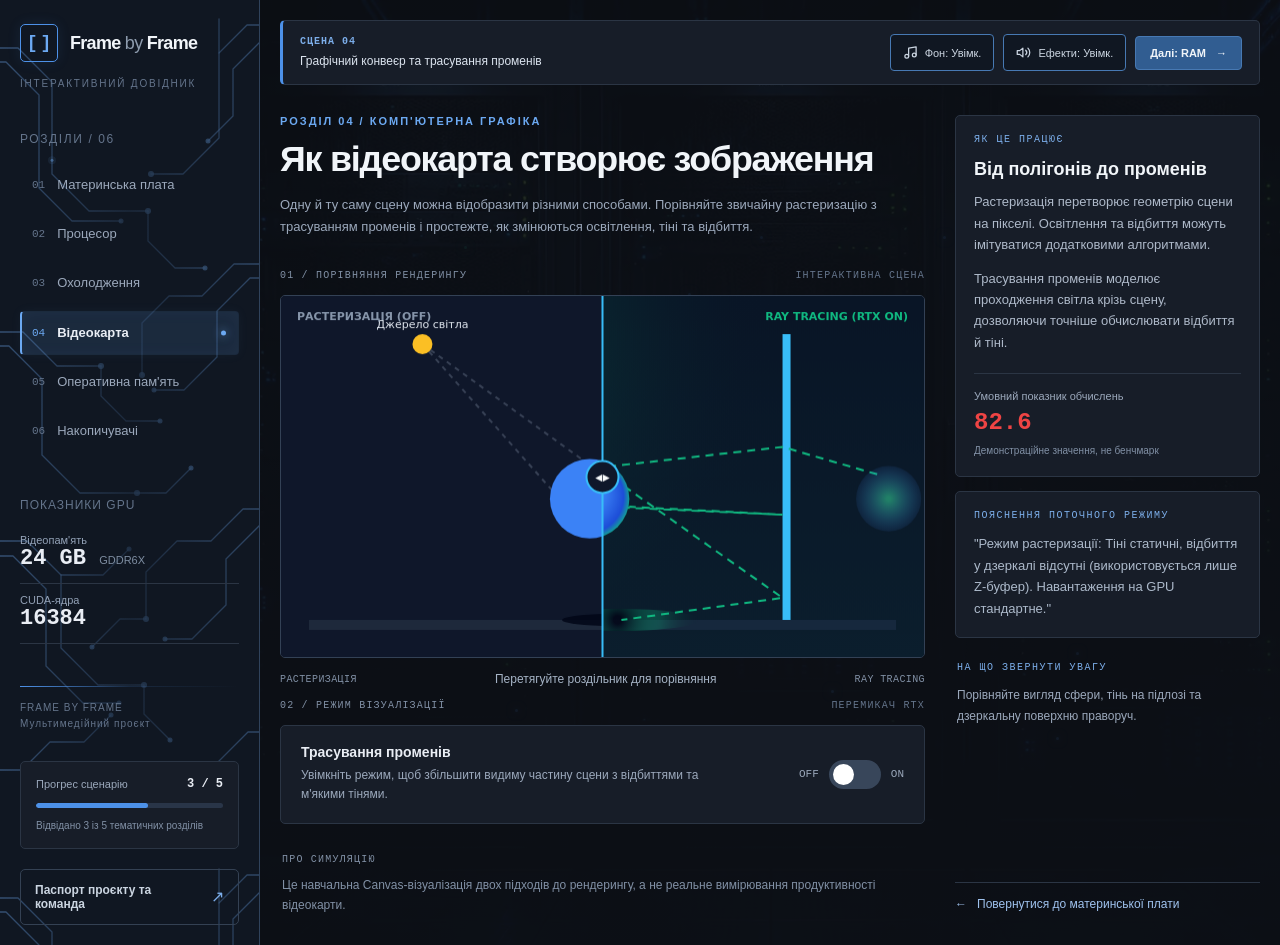
<file: gpu.html>
<!DOCTYPE html>
<html lang="uk">
<head>
    <meta charset="UTF-8">
    <meta name="viewport" content="width=device-width, initial-scale=1.0">
    <title>Відеокарта (GPU) — Frame by Frame</title>
    <link rel="stylesheet" href="css/style.css">
    <style>
        .gpu-dashboard { 
            display: flex; 
            gap: 30px; 
            padding: 20px; 
            color: #f8fafc; 
            flex-grow: 1; 
        }
        .render-window { 
            position: relative; 
            width: 100%; 
            aspect-ratio: 16/9; 
            background-color: #0f172a; 
            border-radius: 8px; 
            border: 1px solid #334155; 
            overflow: hidden; 
            display: flex; 
            align-items: center; 
            justify-content: center; 
        }
        .rtx-toggle-container { 
            background-color: #1e293b; 
            padding: 20px; 
            border-radius: 8px; 
            display: flex; 
            justify-content: center; 
            align-items: center; 
            gap: 20px; 
        }
        .switch { 
            position: relative; 
            display: inline-block; 
            width: 60px; 
            height: 34px; 
        }
        .switch input { opacity: 0; width: 0; height: 0; }
        .slider { 
            position: absolute; 
            cursor: pointer; 
            top: 0; left: 0; right: 0; bottom: 0; 
            background-color: #475569; 
            transition: .4s; 
            border-radius: 34px; 
        }
        .slider:before { 
            position: absolute; 
            content: ""; 
            height: 26px; 
            width: 26px; 
            left: 4px; 
            bottom: 4px; 
            background-color: white; 
            transition: .4s; 
            border-radius: 50%; 
        }
        input:checked + .slider { background-color: #10b981; }
        input:checked + .slider:before { transform: translateX(26px); }
    </style>

<link rel="stylesheet" href="css/mobile.css">

</head>

<body>
    <aside class="sidebar">
        <a href="index.html" class="brand">
            <span class="brand-mark">[ ]</span>
            <span class="brand-name">Frame <span>by</span> Frame</span>
        </a>

        <div class="sidebar-caption">ІНТЕРАКТИВНИЙ ДОВІДНИК</div>

        <nav class="chapter-nav" aria-label="Розділи проєкту">
            <div class="menu-category">РОЗДІЛИ / 06</div>

            <a href="index.html" class="menu-link">
                <span class="chapter-number">01</span>
                <span class="menu-item">Материнська плата</span>
            </a>
            <a href="cpu.html" class="menu-link">
                <span class="chapter-number">02</span>
                <span class="menu-item">Процесор</span>
            </a>
            <a href="cooling.html" class="menu-link">
                <span class="chapter-number">03</span>
                <span class="menu-item">Охолодження</span>
            </a>
            <a href="gpu.html" class="menu-link active" aria-current="page">
                <span class="chapter-number">04</span>
                <span class="menu-item">Відеокарта</span>
            </a>
            <a href="ram.html" class="menu-link">
                <span class="chapter-number">05</span>
                <span class="menu-item">Оперативна пам'ять</span>
            </a>
            <a href="storage.html" class="menu-link">
                <span class="chapter-number">06</span>
                <span class="menu-item">Накопичувачі</span>
            </a>
        </nav>

        <section class="gpu-telemetry">
            <div class="menu-category">ПОКАЗНИКИ GPU</div>

            <div class="telemetry-block">
                <div class="telemetry-label">Відеопам'ять</div>
                <div id="vram-val" class="telemetry-value">
                    24 GB <span class="telemetry-sub">GDDR6X</span>
                </div>
            </div>

            <div class="telemetry-block">
                <div class="telemetry-label">CUDA-ядра</div>
                <div id="cuda-val" class="telemetry-value">16384</div>
            </div>
        </section>

        <div class="sidebar-footer">
            <span class="sidebar-footer-line"></span>
            <span>FRAME BY FRAME</span>
            <span>Мультимедійний проєкт</span>
        </div>
    </aside>

    <main class="gpu-dashboard gpu-page">
        <div class="center-panel">
            <header class="gpu-header">
                <div class="eyebrow">РОЗДІЛ 04 / КОМП'ЮТЕРНА ГРАФІКА</div>
                <h1>Як відеокарта створює зображення</h1>
                <p class="gpu-lead">
                    Одну й ту саму сцену можна відобразити різними
                    способами. Порівняйте звичайну растеризацію
                    з трасуванням променів і простежте, як змінюються
                    освітлення, тіні та відбиття.
                </p>
            </header>

            <section class="gpu-workspace">
                <div class="gpu-section-heading">
                    <span>01 / ПОРІВНЯННЯ РЕНДЕРИНГУ</span>
                    <span>ІНТЕРАКТИВНА СЦЕНА</span>
                </div>

                <div class="render-window" id="graphics-window">
                    <div class="chip-loader" id="gpu-loader">
                        <div class="chip-pulse"></div>
                        <span class="loader-caption">
                            Підготовка графічної сцени...
                        </span>
                    </div>

                    <canvas id="gpuCanvas"
                            style="width:100%; height:100%; display:block;">
                    </canvas>
                </div>

                <div class="gpu-canvas-hint">
                    <span>РАСТЕРИЗАЦІЯ</span>
                    <span>Перетягуйте роздільник для порівняння</span>
                    <span>RAY TRACING</span>
                </div>

                <div class="gpu-section-heading">
                    <span>02 / РЕЖИМ ВІЗУАЛІЗАЦІЇ</span>
                    <span>ПЕРЕМИКАЧ RTX</span>
                </div>

                <div class="rtx-toggle-container">
                    <div class="gpu-mode-description">
                        <strong>Трасування променів</strong>
                        <p>
                            Увімкніть режим, щоб збільшити видиму
                            частину сцени з відбиттями та м'якими тінями.
                        </p>
                    </div>

                    <div class="gpu-switch-group">
                        <span>OFF</span>
                        <label class="switch" tabindex="0"
                               role="switch"
                               aria-checked="false"
                               aria-label="Увімкнути трасування променів">
                            <input type="checkbox" id="rtx-toggle">
                            <span class="slider"></span>
                        </label>
                        <span>ON</span>
                    </div>
                </div>

                <div class="gpu-bottom-note">
                    <span>ПРО СИМУЛЯЦІЮ</span>
                    <p>
                        Це навчальна Canvas-візуалізація двох підходів
                        до рендерингу, а не реальне вимірювання
                        продуктивності відеокарти.
                    </p>
                </div>
            </section>
        </div>

        <aside class="right-panel gpu-side-panel">
            <section class="info-card">
                <div class="panel-kicker">ЯК ЦЕ ПРАЦЮЄ</div>
                <h3>Від полігонів до променів</h3>
                <p class="info-text">
                    Растеризація перетворює геометрію сцени на пікселі.
                    Освітлення та відбиття можуть імітуватися
                    додатковими алгоритмами.
                </p>
                <p class="info-text">
                    Трасування променів моделює проходження світла
                    крізь сцену, дозволяючи точніше обчислювати
                    відбиття й тіні.
                </p>

                <div class="gpu-performance">
                    <span>Умовний показник обчислень</span>
                    <strong id="tflops-val">82.6</strong>
                    <small>Демонстраційне значення, не бенчмарк</small>
                </div>
            </section>

            <section class="accessibility-box">
                <div class="panel-kicker">ПОЯСНЕННЯ ПОТОЧНОГО РЕЖИМУ</div>
                <div id="acc-text" class="acc-text" aria-live="polite">
                    Режим растеризації: тіні статичні, відбиття
                    на поверхнях спрощені.
                </div>
            </section>

            <section class="gpu-observation">
                <div class="panel-kicker">НА ЩО ЗВЕРНУТИ УВАГУ</div>
                <p>
                    Порівняйте вигляд сфери, тінь на підлозі
                    та дзеркальну поверхню праворуч.
                </p>
            </section>

            <a href="index.html" class="chapter-back-link">
                <span>←</span>
                Повернутися до материнської плати
            </a>
        </aside>
    </main>

<script>
        const rtxToggle = document.getElementById('rtx-toggle');
        const switchLabel = document.querySelector('.switch');
        const accText = document.getElementById('acc-text');
        const tflopsVal = document.getElementById('tflops-val');
        const graphicsWindow = document.getElementById('graphics-window');

        let splitRatio = 0.5;      // Поточна позиція шторки (0..1)
        let targetRatio = 0.5;     // Цільова позиція при кліку на тумблер
        let isDragging = false;

        function updateTelemetryUI(rtxActive) {
            rtxToggle.checked = rtxActive;
            switchLabel.setAttribute('aria-checked', String(rtxActive));

            if (rtxActive) {
                accText.textContent = '"Режим трасування променів (RTX ON): Світло фізично коректно відбивається від дзеркальної поверхні. З\'являються м\'які тіні, кольорова каустика та вторинні відблиски."';
                tflopsVal.textContent = "120.4 (RT Cores)";
                tflopsVal.style.color = "#10b981";
                graphicsWindow.style.borderColor = "#10b981";
            } else {
                accText.textContent = '"Режим растеризації: Тіні статичні, відбиття у дзеркалі відсутні (використовується лише Z-буфер). Навантаження на GPU стандартне."';
                tflopsVal.textContent = "82.6";
                tflopsVal.style.color = "#ef4444";
                graphicsWindow.style.borderColor = "#334155";
            }
        }

        rtxToggle.addEventListener('change', (e) => {
            targetRatio = e.target.checked ? 0.12 : 0.88;
            updateTelemetryUI(e.target.checked);
        });

        switchLabel.addEventListener('keydown', (e) => {
            if (e.key === 'Enter' || e.key === ' ') {
                e.preventDefault();
                const nextState = !rtxToggle.checked;
                targetRatio = nextState ? 0.12 : 0.88;
                updateTelemetryUI(nextState);
            }
        });

        (() => {
            const canvas = document.getElementById('gpuCanvas');
            if (!canvas) return;
            const ctx = canvas.getContext('2d');
            canvas.style.cursor = 'ew-resize';

            let phase = 0;

            function resize() {
                const rect = canvas.getBoundingClientRect();
                canvas.width = rect.width * window.devicePixelRatio;
                canvas.height = rect.height * window.devicePixelRatio;
                ctx.setTransform(window.devicePixelRatio, 0, 0, window.devicePixelRatio, 0, 0);
            }
            window.addEventListener('resize', resize);
            resize();
            setTimeout(() => document.getElementById('gpu-loader')?.classList.add('hidden'), 250);

            function setSplitFromClientX(clientX) {
                const rect = canvas.getBoundingClientRect();
                const raw = (clientX - rect.left) / rect.width;
                splitRatio = Math.max(0.05, Math.min(0.95, raw));
                targetRatio = splitRatio;
                updateTelemetryUI(splitRatio < 0.5);
            }

            canvas.addEventListener('pointerdown', (e) => {
                isDragging = true;
                canvas.setPointerCapture(e.pointerId);
                setSplitFromClientX(e.clientX);
            });

            canvas.addEventListener('pointermove', (e) => {
                if (!isDragging) return;
                setSplitFromClientX(e.clientX);
            });

            canvas.addEventListener('pointerup', (e) => {
                isDragging = false;
                canvas.releasePointerCapture(e.pointerId);
            });

            // Спільна функція малювання самої сцени у двох режимах: isRtx = false / true
            function renderScene(w, h, isRtx) {
                const lightX = w * 0.22;
                const lightY = 48;
                const sphereX = w * 0.48;
                const sphereY = h * 0.56;
                const radius = Math.min(w, h) * 0.11;
                const floorY = h - 38;
                const mirrorX = w * 0.78;

                // Фон сцени
                const bgGrad = ctx.createLinearGradient(0, 0, 0, h);
                if (isRtx) {
                    bgGrad.addColorStop(0, '#091526');
                    bgGrad.addColorStop(1, '#0b1e2d');
                } else {
                    bgGrad.addColorStop(0, '#0f172a');
                    bgGrad.addColorStop(1, '#0f172a');
                }
                ctx.fillStyle = bgGrad;
                ctx.fillRect(0, 0, w, h);

                // Підлога
                ctx.fillStyle = isRtx ? '#16283d' : '#1e293b';
                ctx.fillRect(28, floorY, w - 56, 10);

                // Дзеркальна панель
                ctx.fillStyle = isRtx ? '#38bdf8' : '#475569';
                ctx.fillRect(mirrorX, 38, 8, floorY - 38);

                if (isRtx) {
                    // М'яке глобальне освітлення від джерела
                    const ambientGlow = ctx.createRadialGradient(lightX, lightY, 6, lightX, lightY, w * 0.55);
                    ambientGlow.addColorStop(0, 'rgba(251, 191, 36, 0.28)');
                    ambientGlow.addColorStop(0.5, 'rgba(16, 185, 129, 0.08)');
                    ambientGlow.addColorStop(1, 'rgba(15, 23, 42, 0)');
                    ctx.fillStyle = ambientGlow;
                    ctx.fillRect(0, 0, w, h);

                    // М'яка тінь + зелена каустика на підлозі
                    const shadowGrad = ctx.createRadialGradient(sphereX + 28, floorY, 4, sphereX + 28, floorY, radius * 2.1);
                    shadowGrad.addColorStop(0, 'rgba(2, 6, 23, 0.85)');
                    shadowGrad.addColorStop(0.5, 'rgba(16, 185, 129, 0.25)');
                    shadowGrad.addColorStop(1, 'rgba(15, 23, 42, 0)');
                    ctx.fillStyle = shadowGrad;
                    ctx.beginPath();
                    ctx.ellipse(sphereX + 28, floorY, radius * 2.1, 11, 0, 0, Math.PI * 2);
                    ctx.fill();

                    // Трасування фотонних променів
                    const rays = [
                        [[lightX, lightY], [sphereX - radius * 0.5, sphereY - radius * 0.7], [mirrorX, sphereY - radius * 1.3], [w * 0.93, sphereY - radius * 0.6]],
                        [[lightX, lightY], [sphereX + radius * 0.4, sphereY + radius * 0.2], [mirrorX, sphereY + radius * 0.4], [sphereX + radius, sphereY + radius * 0.2]],
                        [[lightX, lightY], [mirrorX, floorY - 22], [sphereX + radius * 0.8, floorY]]
                    ];

                    rays.forEach(path => {
                        ctx.strokeStyle = '#10b981';
                        ctx.lineWidth = 2;
                        ctx.setLineDash([8, 6]);
                        ctx.lineDashOffset = -phase * 38;
                        ctx.beginPath();
                        ctx.moveTo(path[0][0], path[0][1]);
                        for (let i = 1; i < path.length; i++) ctx.lineTo(path[i][0], path[i][1]);
                        ctx.stroke();
                        ctx.setLineDash([]);
                    });

                    // Сфера з градієнтним затіненням та відблиском
                    const sGrad = ctx.createRadialGradient(
                        sphereX - radius * 0.35, sphereY - radius * 0.35, radius * 0.1,
                        sphereX, sphereY, radius * 1.05
                    );
                    sGrad.addColorStop(0, '#a7f3d0');
                    sGrad.addColorStop(0.45, '#3b82f6');
                    sGrad.addColorStop(0.85, '#1d4ed8');
                    sGrad.addColorStop(1, '#10b981');
                    ctx.fillStyle = sGrad;
                    ctx.beginPath();
                    ctx.arc(sphereX, sphereY, radius, 0, Math.PI * 2);
                    ctx.fill();

                    // Реальне віддзеркалення сфери за дзеркалом
                    const mirrorDist = mirrorX - sphereX;
                    const reflX = mirrorX + mirrorDist * 0.55;
                    const reflGrad = ctx.createRadialGradient(reflX, sphereY, 2, reflX, sphereY, radius * 0.85);
                    reflGrad.addColorStop(0, 'rgba(52, 211, 153, 0.55)');
                    reflGrad.addColorStop(1, 'rgba(59, 130, 246, 0.08)');
                    ctx.fillStyle = reflGrad;
                    ctx.beginPath();
                    ctx.arc(reflX, sphereY, radius * 0.82, 0, Math.PI * 2);
                    ctx.fill();
                } else {
                    // Плоска статична тінь (растеризація)
                    ctx.fillStyle = 'rgba(2, 6, 23, 0.85)';
                    ctx.beginPath();
                    ctx.ellipse(sphereX + 22, floorY, radius * 1.25, 6, 0, 0, Math.PI * 2);
                    ctx.fill();

                    // Пунктир прямої видимості Z-буфера
                    ctx.strokeStyle = 'rgba(148, 163, 184, 0.3)';
                    ctx.setLineDash([5, 5]);
                    ctx.beginPath();
                    ctx.moveTo(lightX, lightY);
                    ctx.lineTo(sphereX, sphereY - radius * 0.85);
                    ctx.moveTo(lightX, lightY);
                    ctx.lineTo(sphereX, sphereY + radius * 0.85);
                    ctx.stroke();
                    ctx.setLineDash([]);

                    // Плоска однотонна сфера без відблисків
                    ctx.fillStyle = '#3b82f6';
                    ctx.beginPath();
                    ctx.arc(sphereX, sphereY, radius, 0, Math.PI * 2);
                    ctx.fill();
                }

                // Джерело світла
                ctx.fillStyle = '#fbbf24';
                ctx.beginPath();
                ctx.arc(lightX, lightY, 10, 0, Math.PI * 2);
                ctx.fill();
                ctx.fillStyle = '#e2e8f0';
                ctx.font = '11px system-ui, sans-serif';
                ctx.textAlign = 'center';
                ctx.fillText('Джерело світла', lightX, lightY - 16);
            }

            function draw() {
                phase += 0.03;
                if (!isDragging) {
                    splitRatio += (targetRatio - splitRatio) * 0.12;
                }

                const w = canvas.clientWidth;
                const h = canvas.clientHeight;
                const splitX = w * splitRatio;

                ctx.clearRect(0, 0, w, h);

                // 1. Ліва частина: Базова растеризація
                ctx.save();
                ctx.beginPath();
                ctx.rect(0, 0, splitX, h);
                ctx.clip();
                renderScene(w, h, false);
                ctx.restore();

                // 2. Права частина: Трасування променів (RTX ON)
                ctx.save();
                ctx.beginPath();
                ctx.rect(splitX, 0, w - splitX, h);
                ctx.clip();
                renderScene(w, h, true);
                ctx.restore();

                // 3. Підписи режимів у верхніх кутах
                ctx.font = 'bold 11px system-ui, sans-serif';
                ctx.textAlign = 'left';
                ctx.fillStyle = 'rgba(148, 163, 184, 0.9)';
                ctx.fillText('РАСТЕРИЗАЦІЯ (OFF)', 16, 24);

                ctx.textAlign = 'right';
                ctx.fillStyle = '#10b981';
                ctx.fillText('RAY TRACING (RTX ON)', w - 16, 24);

                // 4. Вертикальна лінія-шторка та маркер перетягування
                ctx.strokeStyle = '#38bdf8';
                ctx.lineWidth = 2;
                ctx.beginPath();
                ctx.moveTo(splitX, 0);
                ctx.lineTo(splitX, h);
                ctx.stroke();

                const handleY = h / 2;
                ctx.fillStyle = '#0f172a';
                ctx.strokeStyle = '#38bdf8';
                ctx.lineWidth = 2;
                ctx.beginPath();
                ctx.arc(splitX, handleY, 16, 0, Math.PI * 2);
                ctx.fill();
                ctx.stroke();

                ctx.fillStyle = '#f8fafc';
                ctx.font = 'bold 12px monospace';
                ctx.textAlign = 'center';
                ctx.fillText('◄►', splitX, handleY + 4);

                requestAnimationFrame(draw);
            }

            updateTelemetryUI(false);
            draw();
        })();
    </script>
    <script src="audio-engine.js"></script>
    <script src="tour-engine.js"></script>
    <script src="background-engine.js" defer></script>
    <script src="pcb-pulse.js" defer></script>

<script src="mobile-nav.js" defer></script>

</body>
</html>
</file>
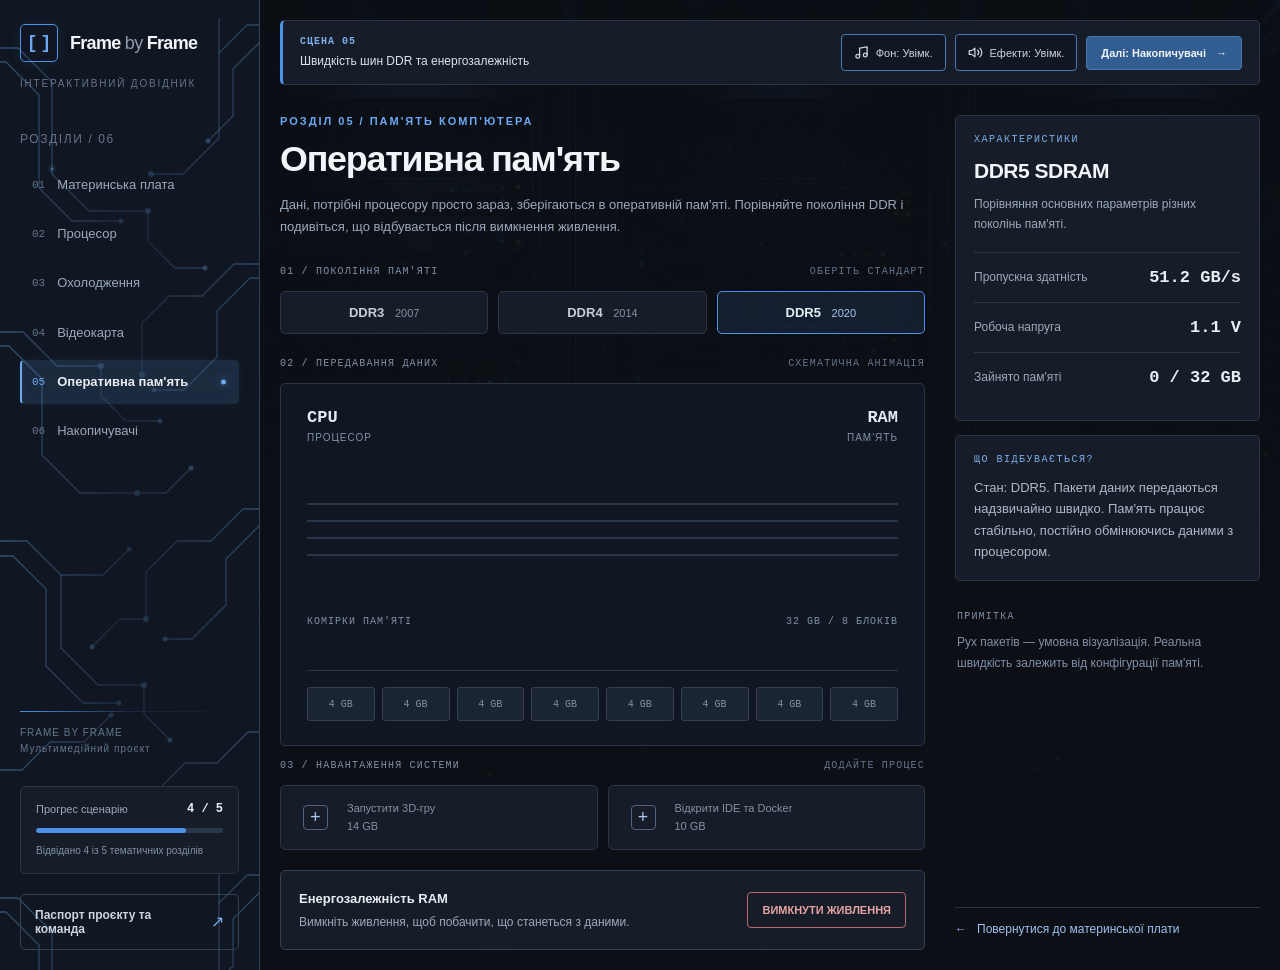
<file: ram.html>
<!DOCTYPE html>
<html lang="uk">
<head>
    <meta charset="UTF-8">
    <meta name="viewport" content="width=device-width, initial-scale=1.0">
    <title>Оперативна пам'ять (RAM) — Frame by Frame</title>
    <link rel="stylesheet" href="css/style.css">
    <style>
        .ram-dashboard { 
            display: flex; 
            gap: 30px; 
            padding: 20px; 
            color: #f8fafc; 
            flex-grow: 1; 
        }
        .bus-visualization {
            position: relative; 
            width: 100%; 
            aspect-ratio: 16/9; 
            background-color: #0f172a;
            border-radius: 8px; 
            border: 1px solid #334155; 
            overflow: hidden;
            display: flex; 
            flex-direction: column; 
            justify-content: center; 
            padding: 45px 40px 25px 40px;
            transition: opacity 0.5s ease;
        }
        .data-track {
            width: 100%; 
            height: 4px; 
            background-color: #1e293b; 
            position: relative; 
            margin: 12px 0; 
            overflow: hidden;
        }
        .data-packet {
            position: absolute; 
            top: -3px; 
            left: -20px; 
            width: 10px; 
            height: 10px;
            background-color: #3b82f6; 
            border-radius: 50%; 
            box-shadow: 0 0 10px #3b82f6;
            opacity: 0;
        }
        .ddr3-speed { animation: moveData 2s linear infinite; }
        .ddr4-speed { animation: moveData 1s linear infinite; }
        .ddr5-speed { animation: moveData 0.4s linear infinite; }
        
        @keyframes moveData {
            0% { left: 0; opacity: 1; }
            90% { opacity: 1; }
            100% { left: 100%; opacity: 0; }
        }
        .memory-cells {
            display: grid;
            grid-template-columns: repeat(8, 1fr);
            gap: 8px;
            margin-top: 24px;
            padding-top: 16px;
            border-top: 1px dashed #334155;
        }
        .mem-cell {
            height: 28px;
            background-color: #1e293b;
            border: 1px solid #334155;
            border-radius: 4px;
            display: flex;
            align-items: center;
            justify-content: center;
            font-size: 10px;
            font-family: monospace;
            color: #64748b;
            transition: all 0.25s ease;
        }
        .mem-cell.filled {
            background-color: rgba(59, 130, 246, 0.28);
            border-color: #3b82f6;
            color: #93c5fd;
            box-shadow: 0 0 10px rgba(59, 130, 246, 0.35);
        }
        .gen-selector { display: flex; gap: 10px; margin-bottom: 10px; justify-content: center; }
        .gen-btn {
            padding: 10px 20px; 
            border: 1px solid #334155; 
            border-radius: 6px; 
            cursor: pointer; 
            font-weight: bold;
            background-color: #1e293b; 
            color: #94a3b8; 
            transition: all 0.3s;
        }
        .gen-btn:hover { border-color: #3b82f6; color: #f8fafc; }
        .gen-btn.active { background-color: #3b82f6; border-color: #3b82f6; color: white; }
        .power-btn {
            padding: 15px; 
            border-radius: 8px; 
            border: 2px solid #ef4444; 
            background: transparent;
            color: #ef4444; 
            font-weight: bold; 
            cursor: pointer; 
            text-transform: uppercase; 
            transition: 0.3s;
        }
        .power-btn.off { background-color: #ef4444; color: white; }
    </style>

<link rel="stylesheet" href="css/mobile.css">

</head>
<body>
    <aside class="sidebar">
        <a href="index.html" class="brand">
            <span class="brand-mark">[ ]</span>
            <span class="brand-name">Frame <span>by</span> Frame</span>
        </a>

        <div class="sidebar-caption">ІНТЕРАКТИВНИЙ ДОВІДНИК</div>

        <nav class="chapter-nav" aria-label="Розділи проєкту">
            <div class="menu-category">РОЗДІЛИ / 06</div>

            <a href="index.html" class="menu-link">
                <span class="chapter-number">01</span>
                <span class="menu-item">Материнська плата</span>
            </a>
            <a href="cpu.html" class="menu-link">
                <span class="chapter-number">02</span>
                <span class="menu-item">Процесор</span>
            </a>
            <a href="cooling.html" class="menu-link">
                <span class="chapter-number">03</span>
                <span class="menu-item">Охолодження</span>
            </a>
            <a href="gpu.html" class="menu-link">
                <span class="chapter-number">04</span>
                <span class="menu-item">Відеокарта</span>
            </a>
            <a href="ram.html" class="menu-link active" aria-current="page">
                <span class="chapter-number">05</span>
                <span class="menu-item">Оперативна пам'ять</span>
            </a>
            <a href="storage.html" class="menu-link">
                <span class="chapter-number">06</span>
                <span class="menu-item">Накопичувачі</span>
            </a>
        </nav>

        <div class="sidebar-footer">
            <span class="sidebar-footer-line"></span>
            <span>FRAME BY FRAME</span>
            <span>Мультимедійний проєкт</span>
        </div>
    </aside>

    <main class="ram-dashboard ram-page">
        <div class="center-panel">

            <header class="ram-header">
                <div class="eyebrow">РОЗДІЛ 05 / ПАМ'ЯТЬ КОМП'ЮТЕРА</div>
                <h1>Оперативна пам'ять</h1>
                <p class="ram-lead">
                    Дані, потрібні процесору просто зараз, зберігаються
                    в оперативній пам'яті. Порівняйте покоління DDR
                    і подивіться, що відбувається після вимкнення живлення.
                </p>
            </header>

            <section class="ram-workspace">
                <div class="ram-section-heading">
                    <span>01 / ПОКОЛІННЯ ПАМ'ЯТІ</span>
                    <span>ОБЕРІТЬ СТАНДАРТ</span>
                </div>

                <div class="gen-selector">
                    <button type="button" id="btn-ddr3" class="gen-btn">
                        DDR3 <span>2007</span>
                    </button>
                    <button type="button" id="btn-ddr4" class="gen-btn">
                        DDR4 <span>2014</span>
                    </button>
                    <button type="button" id="btn-ddr5" class="gen-btn active">
                        DDR5 <span>2020</span>
                    </button>
                </div>

                <div class="ram-section-heading">
                    <span>02 / ПЕРЕДАВАННЯ ДАНИХ</span>
                    <span>СХЕМАТИЧНА АНІМАЦІЯ</span>
                </div>

                <div class="bus-visualization" id="bus-vis">
                    <div class="bus-labels">
                        <span>CPU <small>ПРОЦЕСОР</small></span>
                        <span>RAM <small>ПАМ'ЯТЬ</small></span>
                    </div>

                    <div class="bus-tracks">
                        <div class="data-track">
                            <div class="data-packet ddr5-speed" style="animation-delay: 0s;"></div>
                        </div>
                        <div class="data-track">
                            <div class="data-packet ddr5-speed" style="animation-delay: 0.1s;"></div>
                        </div>
                        <div class="data-track">
                            <div class="data-packet ddr5-speed" style="animation-delay: 0.2s;"></div>
                        </div>
                        <div class="data-track">
                            <div class="data-packet ddr5-speed" style="animation-delay: 0.3s;"></div>
                        </div>
                    </div>

                    <div class="memory-heading">
                        <span>КОМІРКИ ПАМ'ЯТІ</span>
                        <span>32 GB / 8 БЛОКІВ</span>
                    </div>

                    <div class="memory-cells" id="memory-cells">
                        <div class="mem-cell">4 GB</div>
                        <div class="mem-cell">4 GB</div>
                        <div class="mem-cell">4 GB</div>
                        <div class="mem-cell">4 GB</div>
                        <div class="mem-cell">4 GB</div>
                        <div class="mem-cell">4 GB</div>
                        <div class="mem-cell">4 GB</div>
                        <div class="mem-cell">4 GB</div>
                    </div>
                </div>

                <div class="ram-section-heading">
                    <span>03 / НАВАНТАЖЕННЯ СИСТЕМИ</span>
                    <span>ДОДАЙТЕ ПРОЦЕС</span>
                </div>

                <div class="ram-actions">
                    <button type="button" id="load-game" class="gen-btn">
                        <span class="action-plus">+</span>
                        <span>Запустити 3D-гру <small>14 GB</small></span>
                    </button>

                    <button type="button" id="load-ide" class="gen-btn">
                        <span class="action-plus">+</span>
                        <span>Відкрити IDE та Docker <small>10 GB</small></span>
                    </button>
                </div>

                <div class="ram-power-area">
                    <div>
                        <strong>Енергозалежність RAM</strong>
                        <p>Вимкніть живлення, щоб побачити, що станеться з даними.</p>
                    </div>

                    <button type="button" id="power-toggle" class="power-btn">
                        Вимкнути живлення
                    </button>
                </div>
            </section>
        </div>

        <aside class="right-panel ram-side-panel">
            <section class="info-card" id="ram-card">
                <div class="panel-kicker">ХАРАКТЕРИСТИКИ</div>
                <h3 id="ram-title">DDR5 SDRAM</h3>
                <p class="ram-card-description">
                    Порівняння основних параметрів різних поколінь пам'яті.
                </p>

                <div class="ram-stat">
                    <span>Пропускна здатність</span>
                    <strong id="speed-val">51.2 GB/s</strong>
                </div>

                <div class="ram-stat">
                    <span>Робоча напруга</span>
                    <strong id="voltage-val">1.1 V</strong>
                </div>

                <div class="ram-stat">
                    <span>Зайнято пам'яті</span>
                    <strong id="used-ram-val">0 / 32 GB</strong>
                </div>
            </section>

            <section class="accessibility-box">
                <div class="panel-kicker">ЩО ВІДБУВАЄТЬСЯ?</div>
                <div class="acc-text" id="acc-text" aria-live="polite">
                    Стан: DDR5. Пакети даних передаються надзвичайно швидко.
                    Пам'ять працює стабільно, постійно обмінюючись
                    даними з процесором.
                </div>
            </section>

            <div class="ram-note">
                <span>ПРИМІТКА</span>
                <p>
                    Рух пакетів — умовна візуалізація.
                    Реальна швидкість залежить від конфігурації пам'яті.
                </p>
            </div>

            <a href="index.html" class="chapter-back-link">
                <span>←</span>
                Повернутися до материнської плати
            </a>
        </aside>
    </main>



    <script src="audio-engine.js"></script>
    <script>
        const btnDdr3 = document.getElementById('btn-ddr3');
        const btnDdr4 = document.getElementById('btn-ddr4');
        const btnDdr5 = document.getElementById('btn-ddr5');
        const powerToggle = document.getElementById('power-toggle');
        const packets = document.querySelectorAll('.data-packet');
        const busVis = document.getElementById('bus-vis');
        const memCells = document.querySelectorAll('.mem-cell');
        
        const ramTitle = document.getElementById('ram-title');
        const speedVal = document.getElementById('speed-val');
        const voltageVal = document.getElementById('voltage-val');
        const accText = document.getElementById('acc-text');
        const usedRamVal = document.getElementById('used-ram-val');
        
        let isPowerOn = true;
        let usedRam = 0;

        function updateMemoryUI() {
            usedRamVal.textContent = `${usedRam} / 32 GB`;
            const activeCells = Math.ceil(usedRam / 4);
            memCells.forEach((cell, idx) => {
                if (idx < activeCells) {
                    cell.classList.add('filled');
                } else {
                    cell.classList.remove('filled');
                }
            });
        }

        document.getElementById('load-game').addEventListener('click', () => {
            if (!isPowerOn) return;
            usedRam = Math.min(32, usedRam + 14);
            updateMemoryUI();
            accText.textContent = `"Запущено 3D-гру. Зайнято ${usedRam} ГБ із 32 ГБ. Дані утримуються в комірках, поки подається живлення."`;
        });

        document.getElementById('load-ide').addEventListener('click', () => {
            if (!isPowerOn) return;
            usedRam = Math.min(32, usedRam + 10);
            updateMemoryUI();
            accText.textContent = `"Відкрито середовище розробки та контейнери. Зайнято ${usedRam} ГБ із 32 ГБ оперативної пам'яті."`;
        });

        function setGeneration(gen) {
            if (!isPowerOn) return;

            btnDdr3.className = "gen-btn"; 
            btnDdr4.className = "gen-btn"; 
            btnDdr5.className = "gen-btn";
            
            packets.forEach(packet => {
                packet.classList.remove('ddr3-speed', 'ddr4-speed', 'ddr5-speed');
                packet.classList.add(`${gen}-speed`);
            });

            if (gen === 'ddr3') {
                btnDdr3.className = "gen-btn active";
                ramTitle.textContent = "DDR3 SDRAM"; 
                speedVal.textContent = "17.0 GB/s"; 
                voltageVal.textContent = "1.5 V";
                accText.textContent = '"Стан: DDR3. Пакети даних передаються з базовою швидкістю. Стандарт минулих років."';
            } else if (gen === 'ddr4') {
                btnDdr4.className = "gen-btn active";
                ramTitle.textContent = "DDR4 SDRAM"; 
                speedVal.textContent = "25.6 GB/s"; 
                voltageVal.textContent = "1.2 V";
                accText.textContent = '"Стан: DDR4. Швидкість передачі візуально зросла. Напруга знизилась, що покращило енергоефективність."';
            } else {
                btnDdr5.className = "gen-btn active";
                ramTitle.textContent = "DDR5 SDRAM"; 
                speedVal.textContent = "51.2 GB/s"; 
                voltageVal.textContent = "1.1 V";
                accText.textContent = '"Стан: DDR5. Пакети даних передаються надзвичайно швидко. Сучасний стандарт обміну даними."';
            }
        }

        btnDdr3.addEventListener('click', () => setGeneration('ddr3'));
        btnDdr4.addEventListener('click', () => setGeneration('ddr4'));
        btnDdr5.addEventListener('click', () => setGeneration('ddr5'));

        powerToggle.addEventListener('click', () => {
            isPowerOn = !isPowerOn;
            
            if (!isPowerOn) {
                powerToggle.textContent = "Увімкнути живлення";
                powerToggle.className = "power-btn off";
                busVis.style.opacity = "0.25";
                packets.forEach(packet => packet.style.display = "none");
                usedRam = 0;
                updateMemoryUI();
                accText.textContent = '"Живлення вимкнено. Усі дані з оперативної пам\'яті миттєво стерто (енергозалежність). Комірки очищено до 0 ГБ."';
                if (typeof SoundEngine !== 'undefined') SoundEngine.playPowerDown();
            } else {
                powerToggle.textContent = "Вимкнути живлення";
                powerToggle.className = "power-btn";
                busVis.style.opacity = "1";
                packets.forEach(packet => packet.style.display = "block");
                setGeneration('ddr5');
            }
        });
    </script>
    <script src="tour-engine.js"></script>
    <script src="background-engine.js" defer></script>
    <script src="pcb-pulse.js" defer></script>

<script src="mobile-nav.js" defer></script>

</body>
</html>
</file>
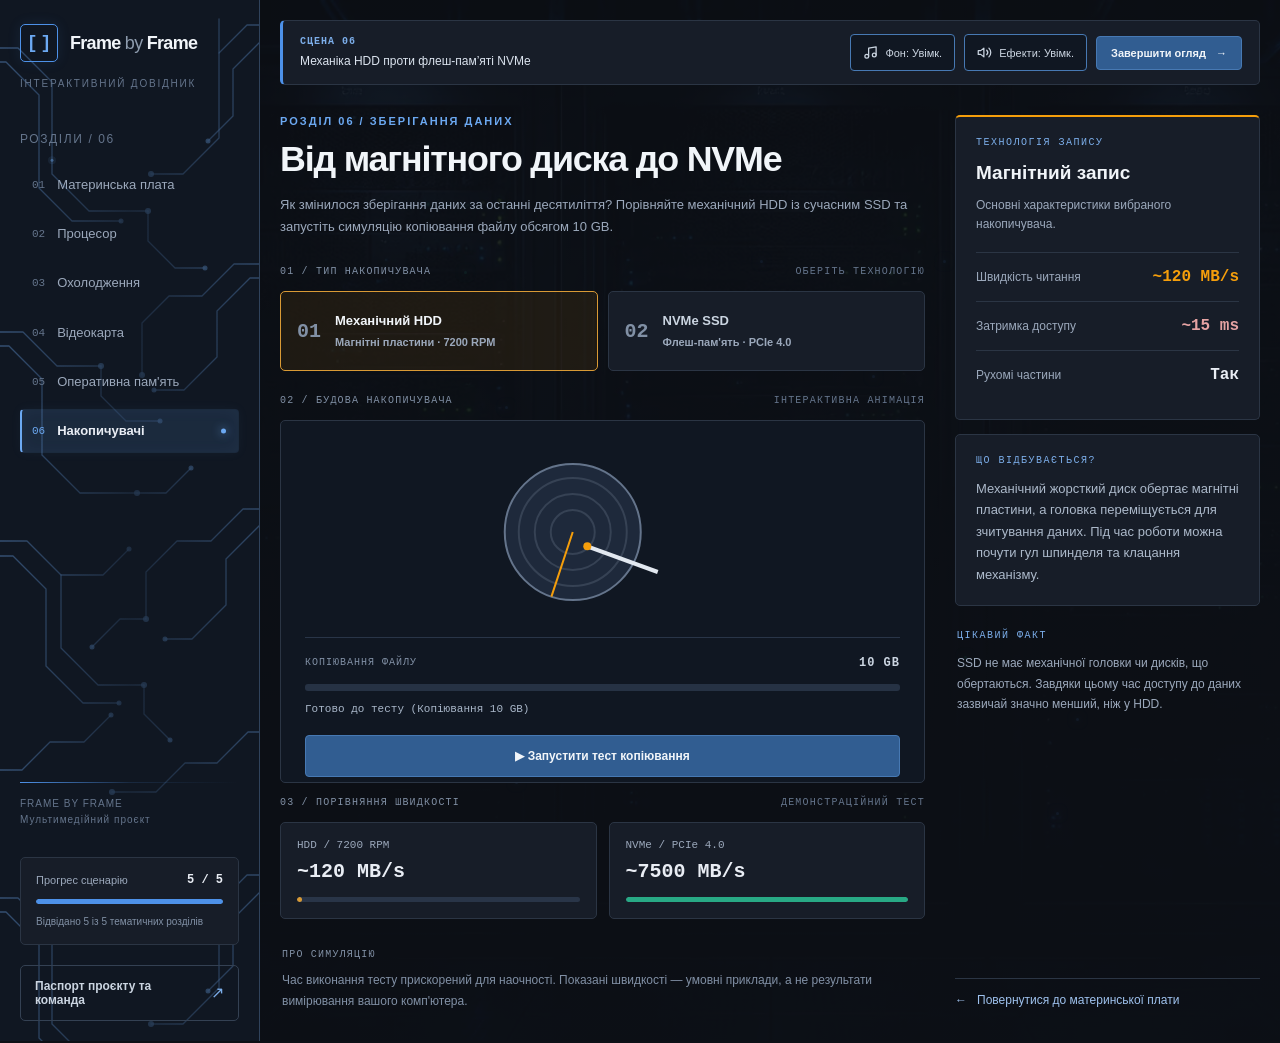
<file: storage.html>
<!DOCTYPE html>
<html lang="uk">
<head>
    <meta charset="UTF-8">
    <meta name="viewport" content="width=device-width, initial-scale=1.0">
    <title>Накопичувачі (SSD/HDD) — Frame by Frame</title>
    <link rel="stylesheet" href="css/style.css">
    <style>
        .storage-dashboard { 
            display: flex; 
            gap: 30px; 
            padding: 20px; 
            color: #f8fafc; 
            flex-grow: 1; 
        }
        .drive-visualization { 
            position: relative; 
            width: 100%; 
            aspect-ratio: 16/9; 
            background-color: #0f172a; 
            border-radius: 8px; 
            border: 1px solid #334155; 
            display: flex; 
            flex-direction: column; 
            align-items: center; 
            justify-content: center; 
            overflow: hidden; 
            padding: 15px;
        }
        .progress-container {
            width: 80%; 
            height: 18px; 
            background-color: #1e293b; 
            border-radius: 9px;
            border: 1px solid #334155; 
            overflow: hidden; 
            margin-top: 15px; 
        }
        .progress-bar {
            height: 100%; 
            width: 0%; 
            background-color: #f59e0b; 
            transition: width 0.1s linear;
        }
        .drive-selector { display: flex; gap: 10px; margin-bottom: 10px; justify-content: center; }
        .drive-btn {
            padding: 12px 24px; 
            border: none; 
            border-radius: 6px; 
            cursor: pointer; 
            font-weight: bold;
            background-color: #1e293b; 
            color: #94a3b8; 
            transition: all 0.3s ease;
        }
        .drive-btn.active-hdd { background-color: #f59e0b; color: #fff; }
        .drive-btn.active-ssd { background-color: #10b981; color: #fff; }
        .action-btn {
            padding: 12px 30px; 
            background-color: #3b82f6; 
            color: white; 
            border: none; 
            border-radius: 6px; 
            cursor: pointer; 
            font-size: 16px; 
            font-weight: bold; 
            margin-top: 15px;
            transition: background-color 0.2s;
        }
        .action-btn:hover { background-color: #2563eb; }
        .action-btn:disabled { background-color: #475569; cursor: not-allowed; }
    </style>

<link rel="stylesheet" href="css/mobile.css">

</head>

<body>
    <aside class="sidebar">
        <a href="index.html" class="brand">
            <span class="brand-mark">[ ]</span>
            <span class="brand-name">Frame <span>by</span> Frame</span>
        </a>

        <div class="sidebar-caption">ІНТЕРАКТИВНИЙ ДОВІДНИК</div>

        <nav class="chapter-nav" aria-label="Розділи проєкту">
            <div class="menu-category">РОЗДІЛИ / 06</div>

            <a href="index.html" class="menu-link">
                <span class="chapter-number">01</span>
                <span class="menu-item">Материнська плата</span>
            </a>

            <a href="cpu.html" class="menu-link">
                <span class="chapter-number">02</span>
                <span class="menu-item">Процесор</span>
            </a>

            <a href="cooling.html" class="menu-link">
                <span class="chapter-number">03</span>
                <span class="menu-item">Охолодження</span>
            </a>

            <a href="gpu.html" class="menu-link">
                <span class="chapter-number">04</span>
                <span class="menu-item">Відеокарта</span>
            </a>

            <a href="ram.html" class="menu-link">
                <span class="chapter-number">05</span>
                <span class="menu-item">Оперативна пам'ять</span>
            </a>

            <a href="storage.html" class="menu-link active" aria-current="page">
                <span class="chapter-number">06</span>
                <span class="menu-item">Накопичувачі</span>
            </a>
        </nav>

        <div class="sidebar-footer">
            <span class="sidebar-footer-line"></span>
            <span>FRAME BY FRAME</span>
            <span>Мультимедійний проєкт</span>
        </div>
    </aside>

    <main class="storage-dashboard storage-page">
        <div class="center-panel">

            <header class="storage-header">
                <div class="eyebrow">
                    РОЗДІЛ 06 / ЗБЕРІГАННЯ ДАНИХ
                </div>

                <h1>Від магнітного диска до NVMe</h1>

                <p class="storage-lead">
                    Як змінилося зберігання даних за останні
                    десятиліття? Порівняйте механічний HDD
                    із сучасним SSD та запустіть симуляцію
                    копіювання файлу обсягом 10 GB.
                </p>
            </header>

            <section class="storage-workspace">

                <div class="storage-section-heading">
                    <span>01 / ТИП НАКОПИЧУВАЧА</span>
                    <span>ОБЕРІТЬ ТЕХНОЛОГІЮ</span>
                </div>

                <div class="drive-selector">
                    <button type="button"
                            id="btn-hdd"
                            class="drive-btn active-hdd">

                        <span class="drive-option-number">01</span>

                        <span class="drive-option-content">
                            <strong>Механічний HDD</strong>
                            <small>Магнітні пластини · 7200 RPM</small>
                        </span>
                    </button>

                    <button type="button"
                            id="btn-ssd"
                            class="drive-btn">

                        <span class="drive-option-number">02</span>

                        <span class="drive-option-content">
                            <strong>NVMe SSD</strong>
                            <small>Флеш-пам'ять · PCIe 4.0</small>
                        </span>
                    </button>
                </div>

                <div class="storage-section-heading">
                    <span>02 / БУДОВА НАКОПИЧУВАЧА</span>
                    <span>ІНТЕРАКТИВНА АНІМАЦІЯ</span>
                </div>

                <div class="drive-visualization">

                    <div class="chip-loader" id="storage-loader">
                        <div class="chip-pulse"></div>
                        <span class="loader-caption">
                            Підготовка носія...
                        </span>
                    </div>

                    <canvas id="storageCanvas"
                            style="width:100%; height:210px; display:block;">
                    </canvas>

                    <div class="storage-transfer-panel">

                        <div class="storage-transfer-heading">
                            <span>КОПІЮВАННЯ ФАЙЛУ</span>
                            <strong>10 GB</strong>
                        </div>

                        <div class="progress-container"
                             id="prog-container">
                            <div class="progress-bar"
                                 id="prog-bar"></div>
                        </div>

                        <div id="transfer-status"
                             class="storage-transfer-status"
                             aria-live="polite">
                            Готово до тесту (Копіювання 10 GB)
                        </div>

                        <button type="button"
                                id="start-transfer"
                                class="action-btn">
                            ▶ Запустити тест копіювання
                        </button>
                    </div>
                </div>

                <div class="storage-section-heading">
                    <span>03 / ПОРІВНЯННЯ ШВИДКОСТІ</span>
                    <span>ДЕМОНСТРАЦІЙНИЙ ТЕСТ</span>
                </div>

                <div class="storage-comparison">
                    <div class="storage-comparison-item">
                        <span>HDD / 7200 RPM</span>
                        <strong>~120 MB/s</strong>
                        <div class="storage-comparison-track">
                            <div class="storage-comparison-fill hdd-fill"></div>
                        </div>
                    </div>

                    <div class="storage-comparison-item">
                        <span>NVMe / PCIe 4.0</span>
                        <strong>~7500 MB/s</strong>
                        <div class="storage-comparison-track">
                            <div class="storage-comparison-fill ssd-fill"></div>
                        </div>
                    </div>
                </div>

                <div class="storage-bottom-note">
                    <span>ПРО СИМУЛЯЦІЮ</span>
                    <p>
                        Час виконання тесту прискорений для наочності.
                        Показані швидкості — умовні приклади,
                        а не результати вимірювання вашого комп'ютера.
                    </p>
                </div>

            </section>
        </div>

        <aside class="right-panel storage-side-panel">

            <section class="info-card"
                     id="telemetry-card">

                <div class="panel-kicker">ТЕХНОЛОГІЯ ЗАПИСУ</div>

                <h3 id="tech-title">Магнітний запис</h3>

                <p class="storage-card-description">
                    Основні характеристики вибраного накопичувача.
                </p>

                <div class="storage-stat">
                    <span>Швидкість читання</span>
                    <strong id="speed-val">~120 MB/s</strong>
                </div>

                <div class="storage-stat">
                    <span>Затримка доступу</span>
                    <strong id="latency-val">~15 ms</strong>
                </div>

                <div class="storage-stat">
                    <span>Рухомі частини</span>
                    <strong id="moving-parts-val">Так</strong>
                </div>
            </section>

            <section class="accessibility-box">
                <div class="panel-kicker">
                    ЩО ВІДБУВАЄТЬСЯ?
                </div>

                <div id="acc-text"
                     class="acc-text"
                     aria-live="polite">
                    Механічний жорсткий диск обертає магнітні
                    пластини, а головка переміщується для
                    зчитування даних. Під час роботи можна
                    почути гул шпинделя та клацання механізму.
                </div>
            </section>

            <section class="storage-fact">
                <div class="panel-kicker">ЦІКАВИЙ ФАКТ</div>
                <p>
                    SSD не має механічної головки чи дисків,
                    що обертаються. Завдяки цьому час доступу
                    до даних зазвичай значно менший, ніж у HDD.
                </p>
            </section>

            <a href="index.html" class="storage-back-link">
                <span>←</span>
                Повернутися до материнської плати
            </a>

        </aside>
    </main>

    <script src="audio-engine.js"></script>
    <script>
        const btnHdd = document.getElementById('btn-hdd');
        const btnSsd = document.getElementById('btn-ssd');
        const startBtn = document.getElementById('start-transfer');
        
        const progBar = document.getElementById('prog-bar');
        const transferStatus = document.getElementById('transfer-status');
        
        const techTitle = document.getElementById('tech-title');
        const speedVal = document.getElementById('speed-val');
        const latencyVal = document.getElementById('latency-val');
        const telemetryCard = document.getElementById('telemetry-card');
        const accText = document.getElementById('acc-text');

        let isSsdActive = false;
        let isTransferring = false;
        let progress = 0;

        btnHdd.addEventListener('click', () => {
            if (isTransferring) return;
            isSsdActive = false;
            progress = 0;
            progBar.style.width = "0%";
            transferStatus.textContent = "Готово до тесту (Копіювання 10 GB)";
            
            btnHdd.className = "drive-btn active-hdd";
            btnSsd.className = "drive-btn";
            progBar.style.backgroundColor = "#f59e0b";
            
            techTitle.textContent = "Магнітний запис";
            speedVal.textContent = "~120 MB/s";
            speedVal.style.color = "#f59e0b";
            latencyVal.textContent = "~15 ms";
            latencyVal.style.color = "#fca5a5";
            telemetryCard.style.borderTopColor = "#f59e0b";
            
            accText.textContent = '"Стан: Механічний жорсткий диск. Звук: характерне потріскування зчитувальної голки та гул шпинделя. Дані передаються повільно через фізичні обмеження механіки."';
        });

        btnSsd.addEventListener('click', () => {
            if (isTransferring) return;
            isSsdActive = true;
            progress = 0;
            progBar.style.width = "0%";
            transferStatus.textContent = "Готово до тесту (Копіювання 10 GB)";
            
            btnHdd.className = "drive-btn";
            btnSsd.className = "drive-btn active-ssd";
            progBar.style.backgroundColor = "#10b981";
            
            techTitle.textContent = "Флеш-пам'ять 3D NAND";
            speedVal.textContent = "~7500 MB/s";
            speedVal.style.color = "#10b981";
            latencyVal.textContent = "~0.02 ms";
            latencyVal.style.color = "#6ee7b7";
            telemetryCard.style.borderTopColor = "#10b981";
            
            accText.textContent = '"Стан: NVMe SSD. Звук: абсолютна тиша (відсутні рухомі частини). Дані блискавично маршрутизуються через контролер пам\'яті без механічних затримок."';
        });

        startBtn.addEventListener('click', () => {
            if (isTransferring) return;
            isTransferring = true;
            progress = 0;
            
            startBtn.disabled = true;
            btnHdd.disabled = true;
            btnSsd.disabled = true;
            
            const duration = isSsdActive ? 600 : 7500;
            if (!isSsdActive) {
            SoundEngine.startHdd();
            }
            const speedText = isSsdActive ? "7400 MB/s" : "120 MB/s";
            let start = null;
            
            function animateBenchmark(timestamp) {
                if (!start) start = timestamp;
                const elapsed = timestamp - start;
                progress = Math.min((elapsed / duration) * 100, 100);
                
                progBar.style.width = progress + "%";
                const copiedGB = ((progress / 100) * 10).toFixed(1);
                transferStatus.textContent = `Передача: ${Math.floor(progress)}% (${copiedGB} / 10 GB) — ${speedText}`;
                
                if (progress < 100) {
                    requestAnimationFrame(animateBenchmark);
                } else {
                    isTransferring = false;
                    startBtn.disabled = false;
                    btnHdd.disabled = false;
                    btnSsd.disabled = false;
                    SoundEngine.stopHdd(); 
                    transferStatus.textContent = `Готово! 10 GB успішно скопійовано.`;
                   
                }
            }
            
            requestAnimationFrame(animateBenchmark);
        });

        (() => {
            const canvas = document.getElementById('storageCanvas');
            if (!canvas) return;
            const ctx = canvas.getContext('2d');

            let diskAngle = 0;
            let armAngle = 0.35;
            let lastClickTime = 0;

            function resize() {
                const rect = canvas.getBoundingClientRect();
                canvas.width = rect.width * window.devicePixelRatio;
                canvas.height = rect.height * window.devicePixelRatio;
                ctx.setTransform(window.devicePixelRatio, 0, 0, window.devicePixelRatio, 0, 0);
            }
            window.addEventListener('resize', resize);
            resize();
            setTimeout(() => document.getElementById('storage-loader')?.classList.add('hidden'), 250);

            function draw(now) {
                const w = canvas.clientWidth;
                const h = canvas.clientHeight;
                ctx.clearRect(0, 0, w, h);

                if (!isSsdActive) {
                    diskAngle += isTransferring ? 0.22 : 0.03;
                    const cx = w * 0.45;
                    const cy = h * 0.5;
                    const r = 68;

                    ctx.fillStyle = '#1e293b';
                    ctx.strokeStyle = '#64748b';
                    ctx.lineWidth = 2;
                    ctx.beginPath();
                    ctx.arc(cx, cy, r, 0, Math.PI * 2);
                    ctx.fill();
                    ctx.stroke();

                    ctx.strokeStyle = 'rgba(148, 163, 184, 0.2)';
                    [22, 38, 54].forEach(tr => {
                        ctx.beginPath();
                        ctx.arc(cx, cy, tr, 0, Math.PI * 2);
                        ctx.stroke();
                    });

                    ctx.strokeStyle = '#f59e0b';
                    ctx.beginPath();
                    ctx.moveTo(cx, cy);
                    ctx.lineTo(cx + Math.cos(diskAngle) * r, cy + Math.sin(diskAngle) * r);
                    ctx.stroke();

                    if (isTransferring) {
                        armAngle = 0.25 + Math.abs(Math.sin(now * 0.018)) * 0.45;
                        if (now - lastClickTime > 95) {
                            if (typeof SoundEngine !== 'undefined') SoundEngine.playHddClick();
                            lastClickTime = now;
                        }
                    }
                    const pivotX = cx + 85;
                    const pivotY = cy + 40;
                    const headX = pivotX - Math.cos(armAngle) * 75;
                    const headY = pivotY - Math.sin(armAngle) * 75;

                    ctx.strokeStyle = '#e2e8f0';
                    ctx.lineWidth = 4;
                    ctx.beginPath();
                    ctx.moveTo(pivotX, pivotY);
                    ctx.lineTo(headX, headY);
                    ctx.stroke();

                    ctx.fillStyle = '#f59e0b';
                    ctx.beginPath();
                    ctx.arc(headX, headY, 4, 0, Math.PI * 2);
                    ctx.fill();

                } else {
                    const startX = w * 0.18;
                    const y = h * 0.28;
                    const cardW = w * 0.64;
                    const cardH = 75;

                    ctx.fillStyle = '#0f172a';
                    ctx.strokeStyle = '#10b981';
                    ctx.lineWidth = 2;
                    ctx.beginPath();
                    ctx.roundRect(startX, y, cardW, cardH, 6);
                    ctx.fill();
                    ctx.stroke();

                    const chipW = (cardW - 55) / 5;
                    for (let i = 0; i < 5; i++) {
                        const cx = startX + 10 + i * (chipW + 8);
                        const isCtrl = i === 0;
                        const active = isTransferring && Math.sin(now * 0.05 + i * 1.5) > -0.2;

                        ctx.fillStyle = isCtrl ? '#1d4ed8' : (active ? '#34d399' : '#1e293b');
                        ctx.fillRect(cx, y + 12, chipW, cardH - 24);

                        ctx.fillStyle = '#fff';
                        ctx.font = 'bold 9px monospace';
                        ctx.textAlign = 'center';
                        ctx.fillText(isCtrl ? 'CTRL' : `NAND ${i}`, cx + chipW / 2, y + cardH / 2 + 3);
                    }
                }

                requestAnimationFrame(draw);
            }

            requestAnimationFrame(draw);
        })();
    </script>
    <script src="tour-engine.js"></script>
    <script src="background-engine.js" defer></script>
    <script src="pcb-pulse.js" defer></script>

<script src="mobile-nav.js" defer></script>

</body>
</html>
</file>
<file: css/style.css>
/* =====================================
   Frame by Frame — Base & Theme Tokens
   ===================================== */

   :root {
    --bg-main: #0d1016;
    --bg-sidebar: #111722;
    --bg-canvas: #101722;
    --bg-surface: #171d28;
    --bg-hover: #202a39;

    --text-primary: #e9edf4;
    --text-heading: #f1f5f9;
    --text-secondary: #9ba8bb;
    --text-muted: #8190a5;
    --text-dim: #64748b;

    --accent: #4d91e8;
    --accent-light: #6ca9f2;
    --border: #2b3544;
    --border-strong: #344153;
}

* {
    box-sizing: border-box;
}

body {
    margin: 0;
    padding: 0;
    font-family: 'Segoe UI', Arial, sans-serif;
    background-color: var(--bg-main);
    color: var(--text-primary);
    display: flex;
    min-height: 100vh;
}

/* Доступність: видимий фокус для керування з клавіатури */
a:focus-visible,
button:focus-visible,
input:focus-visible,
[tabindex]:focus-visible {
    outline: 2px solid #38bdf8;
    outline-offset: 3px;
}

/* =====================================
   Sidebar & Navigation
   ===================================== */

.sidebar {
    width: 260px;
    background-color: var(--bg-sidebar);
    border-right: 1px solid var(--border);
    padding: 20px;
    display: flex;
    flex-direction: column;
    gap: 8px;
    flex-shrink: 0;
}

.logo {
    font-size: 22px;
    font-weight: 700;
    letter-spacing: -0.6px;
    color: #ffffff;
    margin-bottom: 24px;
    display: flex;
    align-items: center;
    gap: 10px;
}

.brand {
    display: flex;
    align-items: center;
    gap: 12px;
    text-decoration: none;
    color: var(--text-heading);
    margin: 4px 0 8px;
}

.brand-mark {
    display: flex;
    align-items: center;
    justify-content: center;
    width: 38px;
    height: 38px;
    border: 1px solid var(--accent);
    border-radius: 5px;
    color: var(--accent-light);
    font: 700 18px Consolas, monospace;
    letter-spacing: -4px;
    padding-right: 4px;
}

.brand-name {
    font-size: 18px;
    font-weight: 700;
    letter-spacing: -0.7px;
}

.brand-name span {
    font-weight: 400;
    color: #8d9bad;
}

.sidebar-caption {
    font-size: 10px;
    color: var(--text-dim);
    letter-spacing: 1.8px;
    margin-bottom: 35px;
}

.menu-category {
    color: var(--text-dim);
    font-size: 12px;
    text-transform: uppercase;
    letter-spacing: 1px;
    margin: 15px 0 5px;
}

.menu-link {
    text-decoration: none;
    color: var(--text-secondary);
    display: block;
    width: 100%;
    border-left: 3px solid transparent;
    border-radius: 4px;
    transition: background-color 0.2s ease, color 0.2s ease;
}

.menu-link:hover {
    background-color: var(--bg-hover);
    color: var(--text-primary);
}

.menu-link.active {
    background-color: rgba(77, 145, 232, 0.10);
    border-left-color: var(--accent);
    color: var(--text-primary);
    font-weight: 600;
}

.menu-item {
    padding: 12px 14px;
    font-size: 14px;
    border-radius: 6px;
    cursor: pointer;
}

.chapter-nav {
    display: flex;
    flex-direction: column;
    gap: 5px;
}

.chapter-nav .menu-category {
    margin: 0 0 12px;
    letter-spacing: 1.6px;
}

.chapter-nav .menu-link {
    display: flex;
    align-items: center;
    gap: 12px;
    padding: 12px 10px;
    border-left-width: 2px;
}

.chapter-nav .menu-link.active {
    background: rgba(77, 145, 232, 0.08);
}

.chapter-number {
    font: 11px Consolas, monospace;
    color: var(--text-dim);
}

.chapter-nav .menu-link.active .chapter-number {
    color: var(--accent-light);
}

.chapter-nav .menu-item {
    padding: 0;
    font-size: 13px;
    line-height: 1.4;
}

.sidebar-footer {
    margin-top: auto;
    padding-top: 24px;
    display: flex;
    flex-direction: column;
    gap: 5px;
    font-size: 10px;
    letter-spacing: 1px;
    color: var(--text-dim);
}

.sidebar-footer-line {
    width: 100%;
    height: 1px;
    background: #293343;
    margin-bottom: 10px;
}

/* =====================================
   Shared Layout & Components (All Pages)
   ===================================== */

.main-content {
    flex: 1;
    min-width: 0;
    padding: 30px;
    display: flex;
    flex-direction: column;
    position: relative;
}

.cpu-dashboard,
.cpu-page,
.ram-page,
.gpu-page,
.cooling-page,
.storage-page {
    display: flex;
    flex: 1;
    min-width: 0;
    min-height: 100vh;
    padding: 34px 38px;
    gap: 28px;
    background: var(--bg-main);
    color: var(--text-primary);
}

.center-panel,
.cooling-page .left-panel {
    display: flex;
    flex: 1 1 0;
    min-width: 0;
    flex-direction: column;
    gap: 18px;
}

.cpu-page .center-panel {
    gap: 14px;
}

.right-panel,
.ram-page .ram-side-panel,
.gpu-page .gpu-side-panel,
.cooling-page .cooling-side-panel,
.storage-page .storage-side-panel {
    display: flex;
    flex-direction: column;
    flex: 0 0 305px;
    width: 305px;
    gap: 14px;
    padding-top: 120px;
}

.cpu-page .right-panel {
    padding-top: 108px;
}

/* Заголовки сторінок */
.header {
    display: flex;
    justify-content: space-between;
    align-items: center;
    gap: 20px;
    padding-bottom: 20px;
    border-bottom: 1px solid #2a2d35;
}

.header h2 {
    margin: 0;
    font-size: 25px;
    font-weight: 650;
    letter-spacing: -0.6px;
    line-height: 1.3;
}

.subtitle {
    color: var(--text-secondary);
    font-size: 14px;
}

.eyebrow {
    font-size: 11px;
    font-weight: 600;
    letter-spacing: 2px;
    color: var(--accent-light);
    margin-bottom: 12px;
}

.ram-header,
.cooling-header,
.storage-header {
    margin-bottom: 10px;
}

.gpu-header {
    margin-bottom: 14px;
}

.cpu-header {
    display: flex;
    justify-content: space-between;
    align-items: flex-start;
    gap: 18px;
    min-height: 94px;
}

.cpu-header .eyebrow {
    margin-bottom: 10px;
}

.cpu-header h1,
.ram-header h1,
.gpu-header h1,
.cooling-header h1,
.storage-header h1 {
    margin: 0;
    font-size: clamp(28px, 2.8vw, 39px);
    line-height: 1.15;
    letter-spacing: -1.2px;
    font-weight: 650;
    color: var(--text-heading);
}

.gpu-header h1 {
    max-width: 700px;
}

.cpu-lead,
.ram-lead,
.gpu-lead,
.cooling-lead,
.storage-lead {
    max-width: 640px;
    margin: 14px 0 0;
    font-size: 13px;
    line-height: 1.7;
    color: var(--text-secondary);
}

.cpu-lead {
    max-width: 590px;
    margin-top: 10px;
    line-height: 1.65;
}

/* Робочі області та підзаголовки секцій */
.ram-workspace,
.gpu-workspace,
.cooling-workspace,
.storage-workspace {
    display: flex;
    flex-direction: column;
    gap: 14px;
}

.cpu-stage-label,
.ram-section-heading,
.gpu-section-heading,
.cooling-section-heading,
.storage-section-heading {
    display: flex;
    justify-content: space-between;
    align-items: center;
    gap: 12px;
    color: var(--text-muted);
    font: 10px Consolas, monospace;
    letter-spacing: 1.2px;
}

.ram-section-heading span:last-child,
.gpu-section-heading span:last-child,
.cooling-section-heading span:last-child,
.storage-section-heading span:last-child {
    color: var(--text-dim);
}

/* Картки, блоки телеметрії та доступності */
.info-card,
.accessibility-box,
.telemetry-block,
.timeline-container,
.cooling-page .cooling-temperature,
.cooling-page .cooling-description {
    background-color: var(--bg-surface);
    border: 1px solid var(--border);
    border-radius: 5px;
    padding: 18px;
}

.cooling-page .cooling-temperature,
.cooling-page .cooling-description,
.storage-page .info-card,
.storage-page .accessibility-box {
    padding: 20px;
}

.panel-kicker {
    font: 10px Consolas, monospace;
    letter-spacing: 1.5px;
    color: #7caeea;
    margin-bottom: 12px;
}

.info-card h3 {
    margin: 0 0 10px;
    font-size: 18px;
    line-height: 1.35;
    font-weight: 600;
    color: var(--text-heading);
}

.info-text {
    color: #aeb9c9;
    font-size: 13px;
    line-height: 1.65;
    margin: 0 0 12px;
}

.acc-header {
    color: #cbd5e1;
    font-weight: bold;
    margin-bottom: 10px;
    font-size: 14px;
}

.acc-text {
    color: #acb9ca;
    font-size: 13px;
    line-height: 1.65;
    font-style: normal;
}

.telemetry-value,
.spec-val {
    font-variant-numeric: tabular-nums;
}

/* Нижні примітки та факти в панелях */
.ram-note,
.gpu-bottom-note,
.gpu-observation,
.cooling-explanation,
.cooling-fact,
.storage-bottom-note,
.storage-fact {
    padding: 10px 2px;
}

.ram-note span,
.gpu-bottom-note > span,
.cooling-explanation > span,
.storage-bottom-note > span {
    font: 10px Consolas, monospace;
    letter-spacing: 1.2px;
    color: var(--text-muted);
}

.ram-note p,
.gpu-bottom-note p,
.gpu-observation p,
.cooling-explanation p,
.cooling-fact p,
.storage-bottom-note p,
.storage-fact p {
    margin: 9px 0 0;
    max-width: 640px;
    font-size: 12px;
    line-height: 1.7;
    color: var(--text-secondary);
}

.ram-note p,
.gpu-bottom-note p,
.storage-bottom-note p {
    color: var(--text-muted);
}

.gpu-observation p,
.cooling-fact p,
.storage-fact p {
    margin-top: 0;
}

/* Посилання повернення в правій колонці */
.chapter-back-link,
.cooling-back-link,
.storage-back-link {
    display: flex;
    align-items: center;
    gap: 10px;
    margin-top: auto;
    padding: 14px 0;
    color: #9fc2ee;
    text-decoration: none;
    font-size: 12px;
    border-top: 1px solid var(--border);
}

.chapter-back-link:hover,
.cooling-back-link:hover,
.storage-back-link:hover {
    color: var(--text-primary);
}

/* Телеметрія в меню (CPU / GPU) */
.cpu-telemetry,
.gpu-telemetry {
    margin-top: 22px;
}

.cpu-telemetry .menu-category,
.gpu-telemetry .menu-category {
    margin-bottom: 12px;
}

.cpu-telemetry .telemetry-block,
.gpu-telemetry .telemetry-block {
    background: transparent;
    border: 0;
    border-bottom: 1px solid var(--border);
    border-radius: 0;
    padding: 10px 0 12px;
    margin: 0;
}

.cpu-telemetry .telemetry-label,
.gpu-telemetry .telemetry-label {
    font-size: 11px;
    color: #93a2b7;
}

.cpu-telemetry .telemetry-value,
.gpu-telemetry .telemetry-value {
    font: 600 22px Consolas, monospace;
    color: var(--text-primary);
}

.cpu-telemetry .telemetry-sub,
.gpu-telemetry .telemetry-sub {
    font: 11px 'Segoe UI', sans-serif;
    color: #7e8da1;
}

/* Індикатор завантаження мікросхеми */
.chip-loader {
    position: absolute;
    inset: 0;
    background: #0b0f19;
    display: flex;
    flex-direction: column;
    align-items: center;
    justify-content: center;
    gap: 10px;
    z-index: 5;
    transition: opacity 0.35s ease;
}

.chip-loader.hidden {
    opacity: 0;
    pointer-events: none;
}

.chip-pulse {
    width: 46px;
    height: 46px;
    border: 2px solid #3b82f6;
    border-radius: 8px;
    position: relative;
    animation: chipPulse 1.2s infinite ease-in-out;
}

.loader-caption {
    font-size: 12px;
    color: var(--text-secondary);
}

@keyframes chipPulse {
    0%, 100% {
        transform: scale(0.95);
        box-shadow: 0 0 0 0 rgba(59, 130, 246, 0.6);
    }
    50% {
        transform: scale(1.05);
        box-shadow: 0 0 18px 4px rgba(59, 130, 246, 0.25);
    }
}

/* =====================================
   Home Page & Motherboard Hotspots
   ===================================== */

.home-page {
    padding: 42px 48px 28px;
}

.home-header {
    display: flex;
    justify-content: space-between;
    align-items: flex-start;
    gap: 30px;
    margin-bottom: 32px;
}

.home-header .eyebrow {
    margin-bottom: 18px;
}

.home-header h1 {
    margin: 0;
    font-size: clamp(30px, 3vw, 46px);
    line-height: 1.12;
    font-weight: 650;
    letter-spacing: -1.8px;
    color: var(--text-heading);
}

.home-intro {
    max-width: 580px;
    margin: 18px 0 0;
    color: var(--text-secondary);
    font-size: 14px;
    line-height: 1.7;
}

.chapter-indicator {
    display: flex;
    align-items: baseline;
    white-space: nowrap;
    font-family: Consolas, monospace;
}

.chapter-indicator-current {
    font-size: 44px;
    color: var(--text-heading);
    font-weight: 600;
}

.chapter-indicator-total {
    font-size: 16px;
    color: var(--text-dim);
    margin-left: 5px;
}

.board-section {
    display: flex;
    flex-direction: column;
    flex: 1;
    min-height: 0;
}

.board-toolbar,
.board-bottom {
    display: flex;
    justify-content: space-between;
    align-items: center;
    gap: 15px;
    font: 10px Consolas, monospace;
    letter-spacing: 1.2px;
}

.board-toolbar {
    margin-bottom: 12px;
}

.board-toolbar-title {
    display: flex;
    align-items: center;
    gap: 10px;
    color: #cbd5e1;
}

.board-toolbar-hint {
    color: #7d8ba0;
    letter-spacing: 0;
    font-family: 'Segoe UI', sans-serif;
    font-size: 12px;
}

.live-dot {
    width: 7px;
    height: 7px;
    border-radius: 50%;
    background: #27b894;
}
.board-stage {
    position: relative;
    display: flex;
    flex-direction: column;
    flex: 1;
    min-height: 0;
}

.board-stage {
    position: relative;
    display: flex;
    flex-direction: column;
    flex: 1;
    min-height: 0;
}

.motherboard-container {
    flex: 1;
    min-height: 420px;
    min-width: 0;
    width: 100%;
    position: relative;
    background: #16181d url('../assets/img/motherboard-bg.jpg') no-repeat center / contain;
    border: 1px solid var(--border);
    border-radius: 5px;
    overflow: hidden;
    transition: transform 0.45s cubic-bezier(0.22, 1, 0.36, 1), opacity 0.45s ease;
}

.motherboard-container.zooming {
    transform: scale(2.2);
    opacity: 0.15;
}

.board-hotspots-layer {
    position: absolute;
    inset: 0;
    pointer-events: none;
    z-index: 6;
}

.board-bottom {
    margin-top: 12px;
    color: var(--text-dim);
}

/* Інтерактивні маячки (координати прив'язані до самого зображення плати) */
.interactive-zone {
    position: absolute;
    width: 28px;
    height: 28px;
    transform: translate(-50%, -50%);
    border-radius: 50%;
    background: rgba(15, 23, 42, 0.88);
    border: 2px solid #38bdf8;
    box-shadow: 0 0 14px rgba(56, 189, 248, 0.65);
    display: flex;
    align-items: center;
    justify-content: center;
    text-decoration: none;
    cursor: pointer;
    pointer-events: auto;
    z-index: 6;
    transition: transform 0.25s ease, background-color 0.25s ease, box-shadow 0.25s ease;
}

.interactive-zone::before {
    content: "";
    width: 10px;
    height: 10px;
    border-radius: 50%;
    background: #38bdf8;
}

.interactive-zone::after {
    content: "";
    position: absolute;
    inset: -6px;
    border-radius: 50%;
    border: 1.5px solid #38bdf8;
    opacity: 0.6;
    animation: hotspotPulse 2s infinite ease-out;
}

@keyframes hotspotPulse {
    0% { transform: scale(0.9); opacity: 0.85; }
    100% { transform: scale(1.75); opacity: 0; }
}

.interactive-zone:hover,
.interactive-zone:focus-visible,
.interactive-zone.is-selected {
    transform: translate(-50%, -50%) scale(1.22);
    background: #1d4ed8;
    box-shadow: 0 0 22px rgba(56, 189, 248, 0.95);
    z-index: 12;
}

.slot-cpu { top: 47%; left: 68.5%; border-color: #38bdf8; }

.slot-cooling { top: 29%; left: 68.5%; border-color: #f97316; }
.slot-cooling::before { background: #f97316; }
.slot-cooling::after { border-color: #f97316; }

.slot-gpu { top: 45%; left: 32.5%; border-color: #a855f7; }
.slot-gpu::before { background: #a855f7; }
.slot-gpu::after { border-color: #a855f7; }

.slot-ram,
.slot-other { top: 71.5%; left: 69.5%; border-color: #eab308; }
.slot-ram::before, .slot-other::before { background: #eab308; }
.slot-ram::after, .slot-other::after { border-color: #eab308; }

.slot-storage { top: 32%; left: 19.5%; border-color: #10b981; }
.slot-storage::before { background: #10b981; }
.slot-storage::after { border-color: #10b981; }

.hotspot-tag {
    position: absolute;
    left: 36px;
    top: 50%;
    transform: translateY(-50%);
    background: rgba(13, 17, 24, 0.95);
    border: 1px solid var(--border-strong);
    border-radius: 3px;
    color: #f8fafc;
    padding: 5px 9px;
    font-size: 11px;
    font-weight: 500;
    letter-spacing: 0.3px;
    white-space: nowrap;
    pointer-events: none;
    transition: border-color 0.2s, background-color 0.2s;
}

.interactive-zone:hover .hotspot-tag,
.interactive-zone:focus-visible .hotspot-tag,
.interactive-zone.is-selected .hotspot-tag {
    background: #1e293b;
    border-color: var(--accent-light);
}

.component-hud {
    position: absolute;
    bottom: 20px;
    left: 20px;
    width: 300px;
    background: rgba(13, 17, 24, 0.94);
    backdrop-filter: blur(12px);
    border: 1px solid var(--border-strong);
    border-left: 2px solid var(--accent);
    border-radius: 4px;
    padding: 18px;
    z-index: 8;
    pointer-events: none;
    transition: opacity 0.25s ease, transform 0.25s ease;
}

.hud-overline {
    font: 10px Consolas, monospace;
    letter-spacing: 1.5px;
    color: var(--accent-light);
    margin-bottom: 10px;
}

.component-hud-title {
    font-size: 17px;
    font-weight: 700;
    letter-spacing: -0.3px;
    color: #f8fafc;
    margin-bottom: 8px;
}

.component-hud-desc {
    font-size: 12px;
    color: #a3afc0;
    line-height: 1.65;
}

.hud-tap-hint {
    margin-top: 10px;
    padding-top: 8px;
    border-top: 1px solid var(--border);
    font-size: 11px;
    font-weight: 600;
    color: var(--accent-light);
}

/* =====================================
   CPU Scene Specifics
   ===================================== */

.duration-badge {
    flex-shrink: 0;
    font: 11px Consolas, monospace;
    color: var(--text-secondary);
    padding: 8px 0;
}

.animation-container {
    position: relative;
    width: 100%;
    padding: 12px;
    background: var(--bg-canvas);
    border: 1px solid var(--border);
    border-radius: 5px;
    overflow: hidden;
}

.timeline-container {
    padding: 16px 18px;
    display: flex;
    flex-direction: column;
    gap: 12px;
}

.controls {
    display: flex;
    align-items: center;
    gap: 10px;
}

.controls button {
    background-color: #285fba;
    color: white;
    border: none;
    padding: 8px 12px;
    border-radius: 4px;
    cursor: pointer;
    font-size: 12px;
    font-weight: 600;
}

.controls button:hover {
    background-color: #3475d8;
}

.controls .pause-btn {
    background: transparent;
    color: #c5cfdd;
    border: 1px solid #3b4657;
}

.controls .pause-btn:hover {
    background: #263142;
}

.year-readout {
    margin-left: auto;
    font-size: 12px;
    color: var(--text-secondary);
    white-space: nowrap;
}

.year-readout strong {
    color: var(--text-primary);
    font: 600 17px Consolas, monospace;
}

.timeline-slider {
    width: 100%;
    accent-color: #f97316;
    cursor: pointer;
}

.timeline-labels {
    display: flex;
    justify-content: space-between;
    color: var(--text-secondary);
    font-size: 12px;
}

.specs-grid {
    display: flex;
    justify-content: space-between;
    margin-top: 15px;
    padding-top: 15px;
    border-top: 1px solid #334155;
}

.spec-label {
    color: var(--text-secondary);
    font-size: 12px;
}

.spec-val {
    font: 700 18px Consolas, monospace;
    color: var(--text-primary);
    margin-top: 4px;
}

.cpu-page .spec-item:last-child .spec-val {
    color: #eaa347;
}

.quiz-question {
    font-size: 13px;
    line-height: 1.55;
    color: #dbe3ee;
    margin-bottom: 12px;
}

.quiz-options {
    display: flex;
    flex-direction: column;
    gap: 8px;
}

.quiz-opt {
    text-align: left;
    padding: 10px 12px;
    background: var(--bg-canvas);
    color: #cbd5e1;
    border: 1px solid var(--border-strong);
    border-radius: 4px;
    cursor: pointer;
    font-size: 12px;
    line-height: 1.5;
}

.quiz-opt:hover {
    border-color: #6b91bd;
    background: #1d2939;
}

.quiz-feedback {
    margin-top: 10px;
    font-size: 12px;
    line-height: 1.5;
}

/* =====================================
   RAM Scene Specifics
   ===================================== */

.ram-page .gen-selector {
    display: grid;
    grid-template-columns: repeat(3, minmax(0, 1fr));
    gap: 10px;
    margin: 0 0 10px;
}

.ram-page .gen-btn {
    padding: 13px 15px;
    background: var(--bg-surface);
    color: #c3cedc;
    border: 1px solid var(--border);
    border-radius: 5px;
    font-size: 13px;
    font-weight: 600;
    cursor: pointer;
    transition: background 0.2s, border-color 0.2s;
}

.ram-page .gen-btn span {
    margin-left: 7px;
    color: #8391a5;
    font-size: 11px;
    font-weight: 400;
}

.ram-page .gen-btn:hover {
    background: var(--bg-hover);
    border-color: #6489b5;
    color: var(--text-heading);
}

.ram-page .gen-btn.active {
    background: rgba(77, 145, 232, 0.12);
    border-color: var(--accent);
    color: var(--text-primary);
}

.ram-page .gen-btn.active span {
    color: #a9c9f2;
}

.ram-page .bus-visualization {
    min-height: 315px;
    padding: 24px 26px;
    background: var(--bg-canvas);
    border: 1px solid var(--border);
    border-radius: 5px;
    display: flex;
    flex-direction: column;
    justify-content: space-between;
    gap: 22px;
}

.bus-labels {
    display: flex;
    justify-content: space-between;
    align-items: flex-start;
    gap: 20px;
}

.bus-labels > span {
    color: #e4ebf5;
    font: 600 17px Consolas, monospace;
}

.bus-labels small {
    display: block;
    margin-top: 5px;
    font: 10px 'Segoe UI', sans-serif;
    color: #8291a6;
    letter-spacing: 1px;
}

.bus-labels > span:last-child {
    text-align: right;
}

.bus-tracks {
    display: flex;
    flex-direction: column;
    gap: 15px;
    padding: 8px 0;
}

.ram-page .data-track {
    height: 2px;
    margin: 0;
    background: #293548;
    overflow: visible;
}

.ram-page .data-packet {
    top: -4px;
    width: 10px;
    height: 10px;
    background: var(--accent-light);
    box-shadow: 0 0 8px rgba(108, 169, 242, 0.4);
}

.memory-heading {
    display: flex;
    justify-content: space-between;
    gap: 10px;
    font: 10px Consolas, monospace;
    letter-spacing: 1px;
    color: var(--text-muted);
}

.ram-page .memory-cells {
    margin-top: -8px;
    padding-top: 16px;
    border-top: 1px solid #293548;
    gap: 7px;
}

.ram-page .mem-cell {
    height: 34px;
    background: #1b2432;
    border: 1px solid #334155;
    border-radius: 3px;
    font-size: 10px;
    color: #8391a5;
    box-shadow: none;
}

.ram-page .mem-cell.filled {
    background: rgba(77, 145, 232, 0.22);
    border-color: #5a96e3;
    color: #c1dbff;
}

.ram-actions {
    display: grid;
    grid-template-columns: repeat(2, minmax(0, 1fr));
    gap: 10px;
}

.ram-page .ram-actions .gen-btn {
    display: flex;
    align-items: center;
    gap: 12px;
    text-align: left;
    min-height: 65px;
    font-size: 12px;
    line-height: 1.4;
}

.ram-page .ram-actions .action-plus {
    display: inline-flex;
    justify-content: center;
    align-items: center;
    flex-shrink: 0;
    width: 25px;
    height: 25px;
    border: 1px solid #52647c;
    border-radius: 4px;
    font: 18px Consolas, monospace;
    color: #a7c7f1;
}

.ram-page .ram-actions small {
    display: block;
    margin-top: 3px;
    color: #8291a6;
    font-size: 11px;
}

.ram-power-area {
    display: flex;
    align-items: center;
    justify-content: space-between;
    gap: 18px;
    margin-top: 6px;
    padding: 18px;
    background: var(--bg-surface);
    border: 1px solid var(--border-strong);
    border-radius: 5px;
}

.ram-power-area strong {
    font-size: 13px;
    color: var(--text-primary);
}

.ram-power-area p {
    margin: 6px 0 0;
    font-size: 12px;
    line-height: 1.5;
    color: var(--text-secondary);
}

.ram-page .power-btn {
    flex-shrink: 0;
    padding: 11px 14px;
    border: 1px solid #b96b6b;
    border-radius: 4px;
    color: #e6a3a3;
    background: transparent;
    font-size: 11px;
    cursor: pointer;
}

.ram-page .power-btn:hover {
    background: rgba(185, 107, 107, 0.12);
}

.ram-page .power-btn.off {
    background: #a94444;
    border-color: #a94444;
    color: white;
}

.ram-page .info-card h3 {
    margin: 0;
    font-size: 21px;
    letter-spacing: -0.5px;
}

.ram-card-description {
    font-size: 12px;
    color: var(--text-secondary);
    line-height: 1.6;
    margin: 10px 0 18px;
}

.ram-stat {
    display: flex;
    justify-content: space-between;
    align-items: center;
    gap: 12px;
    border-top: 1px solid var(--border);
    padding: 15px 0;
}

.ram-stat span {
    font-size: 12px;
    color: var(--text-secondary);
}

.ram-stat strong {
    font: 600 17px Consolas, monospace;
    color: var(--text-primary);
    text-align: right;
}

/* =====================================
   GPU Scene Specifics
   ===================================== */

.gpu-page .render-window {
    aspect-ratio: 16 / 9;
    background: var(--bg-canvas);
    border: 1px solid var(--border);
    border-radius: 5px;
    min-height: 300px;
}

.gpu-page .render-window canvas {
    cursor: ew-resize;
    touch-action: none;
}

.gpu-canvas-hint {
    display: flex;
    justify-content: space-between;
    align-items: center;
    gap: 12px;
    color: var(--text-muted);
    font: 10px Consolas, monospace;
    letter-spacing: 0.4px;
}

.gpu-canvas-hint span:nth-child(2) {
    color: #a5b3c5;
    font: 12px 'Segoe UI', sans-serif;
    letter-spacing: 0;
    text-align: center;
}

.gpu-page .rtx-toggle-container {
    display: flex;
    align-items: center;
    justify-content: space-between;
    padding: 18px 20px;
    gap: 24px;
    background: var(--bg-surface);
    border: 1px solid var(--border);
    border-radius: 5px;
}

.gpu-mode-description strong {
    display: block;
    color: var(--text-primary);
    font-size: 14px;
    font-weight: 600;
}

.gpu-mode-description p {
    margin: 6px 0 0;
    max-width: 440px;
    font-size: 12px;
    line-height: 1.6;
    color: var(--text-secondary);
}

.gpu-switch-group {
    display: flex;
    align-items: center;
    gap: 10px;
    flex-shrink: 0;
    font: 11px Consolas, monospace;
    color: var(--text-secondary);
}

.gpu-page .switch {
    width: 52px;
    height: 29px;
}

.gpu-page .slider {
    border-radius: 20px;
    background: #38465a;
}

.gpu-page .slider::before {
    width: 21px;
    height: 21px;
    left: 4px;
    bottom: 4px;
}

.gpu-page input:checked + .slider {
    background: #347e6d;
}

.gpu-page input:checked + .slider::before {
    transform: translateX(23px);
}

.gpu-page .switch:focus-visible {
    outline: 2px solid var(--accent-light);
    outline-offset: 4px;
    border-radius: 20px;
}

.gpu-performance {
    margin-top: 20px;
    padding-top: 16px;
    border-top: 1px solid var(--border);
    display: flex;
    flex-direction: column;
    gap: 7px;
}

.gpu-performance > span {
    font-size: 11px;
    color: var(--text-secondary);
}

.gpu-performance strong {
    font: 600 24px Consolas, monospace;
    color: var(--text-primary);
}

.gpu-performance small {
    font-size: 10px;
    line-height: 1.5;
    color: var(--text-muted);
}

/* =====================================
   Cooling Scene Specifics
   ===================================== */

.cooling-page .cooling-visual {
    position: relative;
    display: flex;
    align-items: center;
    justify-content: center;
    width: 100%;
    aspect-ratio: 16 / 9;
    min-height: 300px;
    overflow: hidden;
    background: var(--bg-canvas);
    border: 1px solid #ef4444;
    border-radius: 5px;
    transition: border-color 0.5s ease;
}

.cooling-page .cooling-visual canvas {
    width: 100%;
    height: 100%;
    display: block;
}

.cooling-visual-footer {
    display: flex;
    justify-content: space-between;
    gap: 12px;
    color: var(--text-muted);
    font: 10px Consolas, monospace;
    letter-spacing: 0.8px;
}

.cooling-page .cooling-controls {
    display: grid;
    grid-template-columns: repeat(2, minmax(0, 1fr));
    gap: 10px;
}

.cooling-page .cooling-btn {
    display: flex;
    align-items: center;
    gap: 14px;
    min-width: 0;
    min-height: 82px;
    padding: 16px;
    background: var(--bg-surface);
    color: #dbe3ee;
    border: 1px solid var(--border);
    border-radius: 5px;
    text-align: left;
    cursor: pointer;
    transition: border-color 0.2s, background 0.2s;
}

.cooling-page .cooling-btn:hover {
    border-color: #647b98;
    background: var(--bg-hover);
}

.cooling-page .cooling-btn:focus-visible {
    outline: 2px solid var(--accent-light);
    outline-offset: 3px;
}

.cooling-page .cooling-option-number {
    flex-shrink: 0;
    font: 600 19px Consolas, monospace;
    color: var(--text-muted);
}

.cooling-option-content {
    display: flex;
    flex-direction: column;
    gap: 5px;
}

.cooling-option-content strong {
    font-size: 13px;
    line-height: 1.35;
    font-weight: 600;
}

.cooling-option-content small {
    font-size: 11px;
    line-height: 1.4;
    color: var(--text-secondary);
}

.cooling-page .cooling-temperature {
    border-left: 2px solid #ef4444;
}

.cooling-temperature-reading {
    display: flex;
    align-items: baseline;
    justify-content: space-between;
    gap: 12px;
    margin: 15px 0 20px;
}

.cooling-page #temp-value {
    font: 600 52px Consolas, monospace;
    letter-spacing: -2px;
    color: #ef4444;
}

.cooling-temperature-reading > span {
    font: 10px Consolas, monospace;
    letter-spacing: 1px;
    color: var(--text-muted);
}

.cooling-temp-scale {
    width: 100%;
    height: 5px;
    background: var(--border);
    border-radius: 3px;
    overflow: hidden;
}

.cooling-temp-scale-fill {
    width: 85%;
    height: 100%;
    background: #ef4444;
    border-radius: inherit;
    transition: width 0.4s, background 0.4s;
}

.cooling-temp-status {
    margin-top: 18px;
    font-size: 13px;
    line-height: 1.55;
    color: #dbe3ee;
}

.cooling-metric-note {
    margin-top: 12px;
    font-size: 10px;
    line-height: 1.6;
    color: var(--text-muted);
}

.cooling-audio-error {
    margin-bottom: 14px;
    padding: 12px;
    background: rgba(185, 70, 70, 0.12);
    border: 1px solid #8b4444;
    border-radius: 4px;
    color: #e6a3a3;
    font-size: 12px;
    line-height: 1.5;
}

/* =====================================
   Storage Scene Specifics
   ===================================== */

.storage-page .drive-selector {
    display: grid;
    grid-template-columns: repeat(2, minmax(0, 1fr));
    gap: 10px;
    margin: 0 0 10px;
}

.storage-page .drive-btn {
    display: flex;
    align-items: center;
    gap: 14px;
    min-width: 0;
    min-height: 80px;
    padding: 16px;
    background: var(--bg-surface);
    border: 1px solid var(--border);
    border-radius: 5px;
    color: #cbd5e1;
    text-align: left;
    cursor: pointer;
    transition: background 0.2s, border-color 0.2s;
}

.storage-page .drive-btn:hover {
    background: var(--bg-hover);
    border-color: #647b98;
}

.storage-page .drive-btn.active-hdd {
    background: rgba(245, 158, 11, 0.08);
    border-color: #d99a35;
    color: var(--text-heading);
}

.storage-page .drive-btn.active-ssd {
    background: rgba(16, 185, 129, 0.08);
    border-color: #28a985;
    color: var(--text-heading);
}

.storage-page .drive-btn:disabled {
    opacity: 0.55;
    cursor: not-allowed;
}

.drive-option-number {
    flex-shrink: 0;
    font: 600 20px Consolas, monospace;
    color: var(--text-muted);
}

.drive-option-content {
    display: flex;
    flex-direction: column;
    gap: 5px;
}

.drive-option-content strong {
    font-size: 13px;
    line-height: 1.4;
    font-weight: 600;
}

.drive-option-content small {
    font-size: 11px;
    line-height: 1.4;
    color: var(--text-secondary);
}

.storage-page .drive-visualization {
    display: flex;
    flex-direction: column;
    justify-content: center;
    align-items: stretch;
    width: 100%;
    min-height: 355px;
    padding: 24px;
    background: var(--bg-canvas);
    border: 1px solid var(--border);
    border-radius: 5px;
    overflow: hidden;
}

.storage-page #storageCanvas {
    flex-shrink: 0;
    height: 210px;
}

.storage-transfer-panel {
    padding-top: 18px;
    border-top: 1px solid #293548;
}

.storage-transfer-heading {
    display: flex;
    justify-content: space-between;
    align-items: center;
    gap: 12px;
    color: var(--text-muted);
    font: 10px Consolas, monospace;
    letter-spacing: 1px;
}

.storage-transfer-heading strong {
    color: #cbd5e1;
    font-size: 12px;
}

.storage-page .progress-container {
    width: 100%;
    height: 7px;
    margin: 14px 0 10px;
    background: #263244;
    border: 0;
    border-radius: 3px;
}

.storage-page .progress-bar {
    height: 100%;
    background: #f59e0b;
    border-radius: inherit;
    transition: width 0.1s linear;
}

.storage-transfer-status {
    min-height: 20px;
    font: 11px Consolas, monospace;
    line-height: 1.6;
    color: #a9b7c9;
}

.storage-page .action-btn {
    width: 100%;
    margin-top: 14px;
    padding: 13px 18px;
    background: #315d91;
    color: var(--text-heading);
    border: 1px solid #4779b3;
    border-radius: 4px;
    font-size: 12px;
    font-weight: 600;
    cursor: pointer;
}

.storage-page .action-btn:hover {
    background: #3b70aa;
}

.storage-page .action-btn:disabled {
    background: #273345;
    border-color: var(--border-strong);
    color: var(--text-muted);
    cursor: not-allowed;
}

.storage-comparison {
    display: grid;
    grid-template-columns: repeat(2, minmax(0, 1fr));
    gap: 12px;
}

.storage-comparison-item {
    padding: 16px;
    background: var(--bg-surface);
    border: 1px solid var(--border);
    border-radius: 5px;
}

.storage-comparison-item > span {
    display: block;
    margin-bottom: 9px;
    color: var(--text-secondary);
    font: 11px Consolas, monospace;
}

.storage-comparison-item > strong {
    display: block;
    margin-bottom: 14px;
    color: var(--text-primary);
    font: 600 20px Consolas, monospace;
}

.storage-comparison-track {
    height: 5px;
    overflow: hidden;
    border-radius: 3px;
    background: #293548;
}

.storage-comparison-fill {
    height: 100%;
    border-radius: inherit;
}

.hdd-fill { width: 1.6%; background: #d99a35; }
.ssd-fill { width: 100%; background: #28a985; }

.storage-page #telemetry-card {
    border-top: 2px solid #f59e0b;
}

.storage-page .info-card h3 {
    margin: 0;
    font-size: 19px;
}

.storage-card-description {
    margin: 10px 0 18px;
    color: var(--text-secondary);
    font-size: 12px;
    line-height: 1.6;
}

.storage-stat {
    display: flex;
    justify-content: space-between;
    align-items: center;
    gap: 12px;
    padding: 15px 0;
    border-top: 1px solid var(--border);
}

.storage-stat span {
    color: var(--text-secondary);
    font-size: 12px;
}

.storage-stat strong {
    color: var(--text-primary);
    font: 600 16px Consolas, monospace;
    text-align: right;
}

.storage-page #speed-val { color: #f59e0b; }
.storage-page #latency-val { color: #e6a3a3; }

/* =====================================
   Responsive Breakpoints
   ===================================== */

@media (max-width: 1150px) {
    .home-page {
        padding: 30px;
    }

    .home-header h1 {
        font-size: 34px;
    }

    .cpu-dashboard,
    .cpu-page,
    .ram-page,
    .gpu-page,
    .cooling-page,
    .storage-page {
        flex-direction: column;
    }

    .right-panel,
    .ram-page .ram-side-panel,
    .gpu-page .gpu-side-panel,
    .cooling-page .cooling-side-panel,
    .storage-page .storage-side-panel {
        width: 100%;
        flex: none;
        padding-top: 0;
        display: grid;
        grid-template-columns: repeat(2, minmax(0, 1fr));
    }

    .cpu-page .quiz-card,
    .ram-note,
    .gpu-observation,
    .cooling-fact,
    .chapter-back-link,
    .cooling-back-link,
    .storage-fact,
    .storage-back-link {
        grid-column: 1 / -1;
    }
}

@media (max-width: 960px) {
    body {
        flex-direction: column;
    }

    .sidebar {
        width: 100%;
    }
}

@media (max-width: 700px) {
    .home-page {
        padding: 24px 16px;
    }

    .home-header,
    .cpu-header {
        flex-direction: column;
        gap: 15px;
    }

    .chapter-indicator,
    .board-toolbar-hint,
    .board-bottom span:last-child,
    .gpu-canvas-hint span:nth-child(2),
    .cooling-visual-footer span:last-child,
    .cooling-section-heading span:last-child,
    .storage-section-heading span:last-child {
        display: none;
    }

    .home-page .motherboard-container {
        min-height: 440px;
    }

    .home-page .component-hud {
        width: min(300px, calc(100% - 24px));
        left: 12px;
        bottom: 12px;
    }

    .cpu-dashboard,
    .cpu-page,
    .ram-page,
    .gpu-page,
    .cooling-page,
    .storage-page {
        padding: 22px 16px;
    }

    .right-panel,
    .ram-page .ram-side-panel,
    .gpu-page .gpu-side-panel,
    .cooling-page .cooling-side-panel,
    .storage-page .storage-side-panel {
        display: flex;
    }

    .cpu-page .controls {
        flex-wrap: wrap;
    }

    .year-readout {
        width: 100%;
        margin-left: 0;
    }

    .duration-badge {
        padding: 0;
    }

    .ram-page .bus-visualization {
        padding: 18px 14px;
    }

    .ram-page .memory-cells {
        gap: 3px;
    }

    .ram-page .mem-cell {
        font-size: 8px;
    }

    .ram-actions,
    .cooling-page .cooling-controls,
    .storage-page .drive-selector,
    .storage-comparison {
        grid-template-columns: 1fr;
    }

    .ram-power-area,
    .gpu-page .rtx-toggle-container {
        flex-direction: column;
        align-items: flex-start;
    }

    .ram-power-area {
        align-items: stretch;
    }

    .ram-page .gen-selector {
        gap: 5px;
    }

    .ram-page .gen-selector .gen-btn {
        padding: 10px 5px;
        font-size: 12px;
    }

    .gpu-page .render-window,
    .cooling-page .cooling-visual {
        min-height: 230px;
    }

    .cooling-page #temp-value {
        font-size: 44px;
    }

    .storage-page .drive-visualization {
        padding: 15px;
        min-height: 310px;
    }

    .storage-page #storageCanvas {
        height: 190px;
    }
}

/* =====================================
   FRAME BY FRAME — SERVER BACKGROUND
   ===================================== */

.has-server-background {
    position: relative;
    isolation: isolate;
}

.has-server-background > :not(.server-background) {
    position: relative;
    z-index: 1;
}

.server-background {
    position: absolute;
    inset: 0;
    z-index: 0;
    overflow: hidden;
    pointer-events: none;
}

.server-background-image {
    position: absolute;
    inset: 0;

    background-image:
        linear-gradient(
            rgba(13, 16, 22, 0.60),
            rgba(13, 16, 22, 0.83)
        ),
        url('../assets/img/server-room.webp');

    background-position: center;
    background-size: cover;
    background-repeat: no-repeat;

    opacity: 0.30;
}

.server-led {
    position: absolute;
    width: 3px;
    height: 3px;
    border-radius: 50%;

    background: #4d91e8;
    box-shadow: 0 0 7px 2px rgba(77, 145, 232, 0.4);

    opacity: 0.08;
    animation: serverBlink 3s infinite steps(1, end);
}

.server-led-green {
    background: #27b894;
    box-shadow: 0 0 7px 2px rgba(39, 184, 148, 0.4);
}

@keyframes serverBlink {
    0%, 20%, 65%, 100% {
        opacity: 0.06;
    }

    21%, 27% {
        opacity: 0.65;
    }

    66%, 69% {
        opacity: 0.35;
    }
}

.main-content.has-server-background
.server-background-image {
    opacity: 0.28;
}

@media (prefers-reduced-motion: reduce) {
    .server-led {
        animation: none;
        opacity: 0.15;
    }
}

/* =========================================
   FRAME BY FRAME — PCB SIDEBAR DESIGN
   ========================================= */

.sidebar {
    position: relative;
    isolation: isolate;
    overflow: hidden;
    background-color: #101722;
    border-right: 1px solid #30435c;
}

/* Доріжки друкованої плати */
.sidebar::before {
    content: "";
    position: absolute;
    inset: 0;
    z-index: -1;
    pointer-events: none;

    background-image:
        /* Контактні точки */
        radial-gradient(circle, rgba(77, 145, 232, .40) 1.5px, transparent 2.5px),
        radial-gradient(circle, rgba(77, 145, 232, .28) 1.5px, transparent 2.5px),

        /* Вертикальні доріжки */
        linear-gradient(
            90deg,
            transparent 38px,
            rgba(77, 145, 232, .12) 39px,
            transparent 40px
        ),
        linear-gradient(
            90deg,
            transparent 205px,
            rgba(77, 145, 232, .10) 206px,
            transparent 207px
        ),

        /* Горизонтальні доріжки */
        linear-gradient(
            0deg,
            transparent 94px,
            rgba(77, 145, 232, .10) 95px,
            transparent 96px
        ),
        linear-gradient(
            0deg,
            transparent 164px,
            rgba(77, 145, 232, .08) 165px,
            transparent 166px
        );

    background-size:
        130px 160px,
        180px 220px,
        260px 260px,
        260px 260px,
        260px 260px,
        260px 260px;

    background-position:
        38px 94px,
        205px 164px,
        0 0,
        0 0,
        0 0,
        0 0;

    opacity: .65;
}

/* Затемнення під текстом */
.sidebar::after {
    content: "";
    position: absolute;
    inset: 0;
    z-index: -1;
    pointer-events: none;

    background: linear-gradient(
        90deg,
        rgba(16, 23, 34, .12),
        rgba(16, 23, 34, .70) 52%,
        rgba(16, 23, 34, .30)
    );
}

/* Навігація */
.chapter-nav .menu-link {
    position: relative;
    border: 1px solid transparent;
    border-left: 2px solid transparent;
    transition:
        background-color .25s ease,
        border-color .25s ease,
        box-shadow .25s ease,
        color .25s ease;
}

.chapter-nav .menu-link:hover {
    background: rgba(77, 145, 232, .10);
    border-color: rgba(77, 145, 232, .22);
    border-left-color: #4d91e8;
    box-shadow: inset 0 0 16px rgba(77, 145, 232, .04);
}

.chapter-nav .menu-link.active {
    background: rgba(77, 145, 232, .12);
    border-left-color: #6ca9f2;
    box-shadow: 0 0 18px rgba(77, 145, 232, .07);
}

/* Маленький світлодіод активного розділу */
.chapter-nav .menu-link.active::after {
    content: "";
    position: absolute;
    right: 12px;
    top: 50%;
    width: 5px;
    height: 5px;
    border-radius: 50%;
    background: #6ca9f2;
    box-shadow: 0 0 9px #4d91e8;
    transform: translateY(-50%);
}

/* Логотип */
.brand-mark {
    box-shadow: 0 0 14px rgba(77, 145, 232, .10);
}

/* Нижній роздільник */
.sidebar-footer-line {
    background: linear-gradient(
        90deg,
        #4d91e8,
        rgba(77, 145, 232, .15),
        transparent
    );
}

@media (prefers-reduced-motion: reduce) {
    .chapter-nav .menu-link {
        transition: none;
    }
}

/* ========================================
   PCB CIRCUIT TRACES — SIDEBAR
   ======================================== */

.sidebar {
    position: relative;
    isolation: isolate;
    overflow: hidden;
    background: #101722;
}


.sidebar::before {
    content: "";
    position: absolute;
    inset: 0;
    z-index: -1;
    pointer-events: none;

    background-image: url("data:image/svg+xml,%3Csvg xmlns='http://www.w3.org/2000/svg' width='300' height='850' viewBox='0 0 300 850'%3E%3Cg fill='none' stroke='%236CA9F2' stroke-width='1.3' stroke-opacity='.58' stroke-linejoin='round' stroke-linecap='round'%3E%3Cpath d='M0 48 H38 L72 82 V174 L109 211 H168'/%3E%3Cpath d='M0 62 H26 L59 95 V188 L92 221 H141'/%3E%3Cpath d='M300 25 H267 L239 53 V138 L203 174 H171'/%3E%3Cpath d='M300 41 H281 L253 69 V116 L228 141'/%3E%3Cpath d='M300 264 H254 L222 296 H189 L162 323 V375'/%3E%3Cpath d='M300 278 H270 L237 311 V357 L204 390 H174'/%3E%3Cpath d='M0 332 H43 L77 366 H121'/%3E%3Cpath d='M0 346 H29 L62 379 V455 L100 493 H157'/%3E%3Cpath d='M0 541 H47 L81 575 V648 L118 685 H164'/%3E%3Cpath d='M0 556 H33 L66 589 V666 L103 703 H139'/%3E%3Cpath d='M300 509 H263 L231 541 H197 L166 572 V619'/%3E%3Cpath d='M300 525 H280 L246 559 V605 L212 639 H185'/%3E%3Cpath d='M300 732 H268 L237 763 H205 L176 792 H132'/%3E%3Cpath d='M0 770 H42 L70 742 H104 L131 715'/%3E%3Cpath d='M168 211 V241 L195 268 H225'/%3E%3Cpath d='M121 366 V396 L146 421 H180'/%3E%3Cpath d='M157 493 H186 L211 468'/%3E%3Cpath d='M166 619 H140 L112 647'/%3E%3Cpath d='M164 685 V714 L190 740'/%3E%3Cpath d='M239 53 V19'/%3E%3Cpath d='M81 575 H123 L149 549'/%3E%3C/g%3E%3Cg fill='%236CA9F2' fill-opacity='.72'%3E%3Ccircle cx='168' cy='211' r='3'/%3E%3Ccircle cx='141' cy='221' r='2.5'/%3E%3Ccircle cx='171' cy='174' r='3'/%3E%3Ccircle cx='228' cy='141' r='2.5'/%3E%3Ccircle cx='162' cy='375' r='3'/%3E%3Ccircle cx='174' cy='390' r='2.5'/%3E%3Ccircle cx='121' cy='366' r='3'/%3E%3Ccircle cx='157' cy='493' r='3'/%3E%3Ccircle cx='164' cy='685' r='3'/%3E%3Ccircle cx='139' cy='703' r='2.5'/%3E%3Ccircle cx='166' cy='619' r='3'/%3E%3Ccircle cx='185' cy='639' r='2.5'/%3E%3Ccircle cx='132' cy='792' r='3'/%3E%3Ccircle cx='131' cy='715' r='2.5'/%3E%3Ccircle cx='225' cy='268' r='2.5'/%3E%3Ccircle cx='180' cy='421' r='2.5'/%3E%3Ccircle cx='211' cy='468' r='2.5'/%3E%3Ccircle cx='112' cy='647' r='2.5'/%3E%3Ccircle cx='190' cy='740' r='2.5'/%3E%3Ccircle cx='149' cy='549' r='2.5'/%3E%3C/g%3E%3C/svg%3E");

    background-repeat: repeat-y;
    background-position: center top;
    background-size: 300px 850px;
    background-position: center top;

    opacity: 0.75;
}


/* Легке затемнення під текстом */
.sidebar::after {
    content: "";
    position: absolute;
    inset: 0;
    z-index: -1;
    pointer-events: none;

    background: linear-gradient(
        90deg,
        rgba(16, 23, 34, .12),
        rgba(16, 23, 34, .72) 50%,
        rgba(16, 23, 34, .25)
    );
}

/* Активний розділ */
.chapter-nav .menu-link.active {
    background: rgba(108, 169, 242, .13);
    border-left-color: #6CA9F2;
    box-shadow:
        inset 0 0 16px rgba(108, 169, 242, .05),
        0 0 12px rgba(108, 169, 242, .05);
}

/* Світлодіод */
.chapter-nav .menu-link.active::after {
    background: #6CA9F2;
    box-shadow: 0 0 10px rgba(108, 169, 242, .85);
}

/* =========================================
   PCB SIGNAL PULSES
   ========================================= */


/* =========================================
   PCB ANIMATED SIGNALS
   ========================================= */

.sidebar {
    position: relative;
    isolation: isolate;
    overflow: hidden;
}

.pcb-pulse-layer {
    position: absolute !important;
    top: 0;
    left: 0;

    width: 300px;
    height: 850px;
    left: 50%;
    transform: translateX(-50%);

    z-index: 0;
    pointer-events: none;
    overflow: visible;

    opacity: 0.75;
}

/* Контент меню над анімацією */
.sidebar > :not(.pcb-pulse-layer) {
    position: relative;
    z-index: 1;
}

@media (prefers-reduced-motion: reduce) {
    .pcb-pulse-layer {
        display: none;
    }
}


/* Елементи меню завжди поверх сигналів */
.sidebar > :not(.pcb-pulse-layer) {
    position: relative;
    z-index: 1;
}

@media (prefers-reduced-motion: reduce) {
    .pcb-pulse-layer {
        display: none;
    }
}

/* =========================================
   SCENARIO BAR AUDIO ICONS (DESKTOP)
   ========================================= */

   .scenario-bar .scenario-actions button[data-audio-role] {
    display: inline-flex;
    align-items: center;
    gap: 7px;
}

.scenario-bar .scenario-btn-icon {
    display: inline-flex;
    align-items: center;
    justify-content: center;
    flex-shrink: 0;
}

.scenario-bar .scenario-btn-icon svg {
    width: 15px;
    height: 15px;
    display: block;
}

.scenario-bar .scenario-actions button[data-audio-role].is-muted .scenario-btn-icon {
    color: #fca5a5;
}
</file>
<file: css/mobile.css>
/* Frame by Frame — mobile layout */

.mobile-topbar,
.mobile-menu-close,
.mobile-backdrop {
    display: none;
}

.cpu-page,
.gpu-page,
.ram-page,
.cooling-page,
.storage-page,
.home-page,
.center-panel,
.left-panel,
.right-panel,
.animation-container,
.render-window,
.bus-visualization,
.drive-visualization {
    min-width: 0;
}

@media (max-width: 960px) {
    html {
        scroll-padding-top: 72px;
    }

    body {
        display: flex;
        flex-direction: column;
        width: 100%;
        min-width: 0;
    }

    .mobile-topbar {
        position: sticky;
        top: 0;
        z-index: 1000;
        height: 60px;
        min-height: 60px;
        width: 100%;
        padding: 8px max(12px, env(safe-area-inset-right)) 8px max(12px, env(safe-area-inset-left));
        display: flex;
        align-items: center;
        gap: 10px;
        background: rgba(15, 23, 36, 0.96);
        border-bottom: 1px solid #30435c;
        box-shadow: 0 5px 24px rgba(0, 0, 0, 0.22);
        -webkit-backdrop-filter: blur(14px);
        backdrop-filter: blur(14px);
    }

    .mobile-menu-toggle,
    .mobile-menu-close {
        appearance: none;
        -webkit-appearance: none;
        display: inline-flex;
        align-items: center;
        justify-content: center;
        width: 42px;
        height: 42px;
        min-width: 42px;
        color: #e9edf4;
        background: #192438;
        border: 1px solid #36516d;
        border-radius: 8px;
        font: inherit;
        cursor: pointer;
        touch-action: manipulation;
    }

    .mobile-menu-toggle svg,
    .mobile-menu-close svg {
        width: 22px;
        height: 22px;
    }

    .mobile-menu-toggle:focus-visible,
    .mobile-menu-close:focus-visible,
    .mobile-topbar-btn:focus-visible {
        outline: 2px solid #93c5fd;
        outline-offset: 2px;
    }

    .mobile-topbar-copy {
        display: flex;
        flex-direction: column;
        flex: 1 1 auto;
        min-width: 0;
        gap: 2px;
    }

    .mobile-topbar-name {
        color: #f8fafc;
        font-weight: 700;
        font-size: 15px;
        line-height: 1.2;
        letter-spacing: -0.25px;
        overflow: hidden;
        text-overflow: ellipsis;
        white-space: nowrap;
    }

    .mobile-topbar-section {
        color: #a5b8d0;
        font-size: 11px;
        overflow: hidden;
        text-overflow: ellipsis;
        white-space: nowrap;
    }

    .mobile-topbar-actions {
        display: flex;
        align-items: center;
        gap: 6px;
        flex-shrink: 0;
        margin-left: auto;
    }

    .mobile-topbar-btn {
        appearance: none;
        -webkit-appearance: none;
        display: inline-flex;
        align-items: center;
        justify-content: center;
        width: 36px;
        height: 36px;
        min-width: 36px;
        padding: 0;
        background: #192438;
        border: 1px solid #36516d;
        border-radius: 7px;
        color: #e9edf4;
        font-size: 14px;
        line-height: 1;
        text-decoration: none;
        cursor: pointer;
        touch-action: manipulation;
        transition: background-color 0.2s, border-color 0.2s, color 0.2s;
    }

    .mobile-topbar-btn svg {
        width: 17px;
        height: 17px;
        display: block;
    }

    .mobile-topbar-btn:hover,
    .mobile-topbar-btn:active {
        background: #233247;
        border-color: #4d91e8;
    }

    .mobile-topbar-btn.is-muted {
        background: #24171c;
        border-color: #9e4747;
        color: #fca5a5;
    }

    .mobile-topbar-btn.is-muted:hover,
    .mobile-topbar-btn.is-muted:active {
        background: #2f1d24;
        border-color: #c25959;
    }

    .mobile-topbar-next {
        background: #315d91;
        border-color: #4779b3;
        color: #f1f5f9;
        font-weight: 700;
        font-size: 15px;
    }

    .mobile-topbar-next:hover,
    .mobile-topbar-next:active {
        background: #3b70aa;
    }

    /* Компактний напис сцени без великого блока та кнопок на мобільних */
    body .scenario-bar {
        display: block;
        width: 100%;
        margin: 0 0 12px;
        padding: 0;
        background: transparent;
        border: 0;
        border-radius: 0;
    }

    body .has-scenario-bar > .scenario-bar {
        margin-bottom: -6px;
    }

    body .scenario-bar .scenario-info {
        flex-direction: row;
        flex-wrap: wrap;
        align-items: baseline;
        gap: 4px 10px;
    }

    body .scenario-bar .scenario-title {
        color: #8190a5;
        font-size: 11px;
        line-height: 1.4;
    }

    body .scenario-bar .scenario-actions {
        display: none;
    }

    body .has-scenario-bar > .center-panel,
    body .has-scenario-bar > .left-panel,
    body .has-scenario-bar > .right-panel {
        flex: none;
        width: 100%;
    }

    /* Mobile sidebar */

    .sidebar {
        position: fixed;
        top: 0;
        left: 0;
        z-index: 1002;
        width: min(340px, calc(100vw - 40px));
        max-width: 100%;
        height: 100vh;
        height: 100dvh;
        padding: 72px 18px max(20px, env(safe-area-inset-bottom));
        overflow-x: hidden;
        overflow-y: auto;
        border-right: 1px solid #45678e;
        border-bottom: 0;
        visibility: hidden;
        transform: translateX(-105%);
        transition: transform .25s ease, visibility .25s ease;
        overscroll-behavior: contain;
        box-shadow: 15px 0 50px rgba(0, 0, 0, 0.3);
    }

    body.mobile-menu-open .sidebar {
        visibility: visible;
        transform: translateX(0);
    }

    .sidebar .mobile-menu-close {
        position: absolute;
        z-index: 4;
        right: 17px;
        top: 14px;
    }

    .sidebar .sidebar-caption {
        margin-bottom: 15px;
    }

    .sidebar .chapter-nav,
    .sidebar .menu-link {
        width: 100%;
    }

    .sidebar .menu-link {
        min-height: 44px;
        display: flex;
        align-items: center;
    }

    .sidebar .menu-item {
        line-height: 1.35;
    }

    .sidebar .cpu-telemetry,
    .sidebar .gpu-telemetry {
        margin-top: 16px;
    }

    .mobile-backdrop:not([hidden]) {
        position: fixed;
        inset: 0;
        z-index: 1001;
        display: block;
        background: rgba(1, 7, 16, 0.7);
        -webkit-backdrop-filter: blur(3px);
        backdrop-filter: blur(3px);
    }

    body.mobile-menu-open {
        overflow: hidden;
    }

    /* Main pages */

    .cpu-dashboard,
    .cpu-page,
    .gpu-page,
    .ram-page,
    .cooling-page,
    .storage-page {
        flex-direction: column;
        min-height: 0;
        padding: 24px 24px;
        gap: 20px;
    }

    .right-panel,
    .ram-page .ram-side-panel,
    .gpu-page .gpu-side-panel,
    .cooling-page .cooling-side-panel,
    .storage-page .storage-side-panel,
    .cpu-page .right-panel {
        width: 100%;
        flex: none;
        padding-top: 0;
    }

    .main-content,
    .home-page {
        width: 100%;
        min-height: 0;
    }

    .main-content:not(.home-page) {
        padding: 24px;
    }

    canvas,
    video,
    iframe,
    img {
        max-width: 100%;
    }

    input[type="range"] {
        width: 100%;
        max-width: 100%;
        min-width: 0;
        touch-action: pan-y;
        accent-color: #6ca9f2;
    }

    button,
    .menu-link,
    .interactive-zone {
        touch-action: manipulation;
    }
}

/* Phone layout */

@media (max-width: 700px) {
    .main-content,
    .home-page,
    .cpu-dashboard,
    .cpu-page,
    .gpu-page,
    .ram-page,
    .cooling-page,
    .storage-page,
    .main-content:not(.home-page) {
        padding: 18px 15px 32px;
    }

    .home-header,
    .header,
    .cpu-header,
    .ram-header,
    .gpu-header,
    .cooling-header,
    .storage-header {
        flex-direction: column;
        align-items: stretch;
        gap: 12px;
    }

    .home-header,
    .header {
        margin-bottom: 18px;
    }

    .home-header h1,
    .cpu-header h1,
    .gpu-header h1,
    .ram-header h1,
    .cooling-header h1,
    .storage-header h1,
    .header h2 {
        font-size: clamp(25px, 7.4vw, 33px);
        line-height: 1.17;
        letter-spacing: -0.8px;
        overflow-wrap: break-word;
    }

    .home-intro,
    .cpu-lead,
    .ram-lead,
    .gpu-lead,
    .cooling-lead,
    .storage-lead {
        font-size: 14px;
        line-height: 1.65;
        margin-top: 11px;
    }

    .center-panel,
    .cooling-page .left-panel,
    .right-panel,
    .ram-page .ram-side-panel,
    .gpu-page .gpu-side-panel,
    .cooling-page .cooling-side-panel,
    .storage-page .storage-side-panel {
        width: 100%;
        min-width: 0;
        gap: 15px;
    }

    .right-panel,
    .ram-page .ram-side-panel,
    .gpu-page .gpu-side-panel,
    .cooling-page .cooling-side-panel,
    .storage-page .storage-side-panel {
        display: flex;
        flex-direction: column;
    }

    .info-card,
    .accessibility-box,
    .timeline-container,
    .cooling-page .cooling-temperature,
    .cooling-page .cooling-description {
        padding: 15px;
    }

    .ram-section-heading,
    .gpu-section-heading,
    .cooling-section-heading,
    .storage-section-heading,
    .cpu-stage-label,
    .board-toolbar,
    .board-bottom {
        flex-wrap: wrap;
        line-height: 1.4;
    }

    .ram-section-heading span:last-child,
    .gpu-section-heading span:last-child,
    .cooling-section-heading span:last-child,
    .storage-section-heading span:last-child {
        display: none;
    }

    /* Motherboard & Hotspots */

    .board-stage {
        gap: 12px;
        flex: none;
    }

    .motherboard-container,
    .home-page .motherboard-container {
        width: 100%;
        height: auto;
        min-height: 0;
        max-height: none;
        flex: none;
        aspect-ratio: 1 / 1;
        background-size: contain;
        background-position: center;
    }

    .motherboard-container .interactive-zone {
        width: 22px;
        height: 22px;
    }

    .motherboard-container .interactive-zone::before {
        width: 8px;
        height: 8px;
    }

    .motherboard-container .interactive-zone::after {
        inset: -5px;
    }

    .motherboard-container .hotspot-tag {
        left: 26px;
        padding: 3px 6px;
        font-size: 9.5px;
        letter-spacing: 0.2px;
    }

    .home-page .component-hud {
        position: static;
        width: 100%;
        left: auto;
        bottom: auto;
        padding: 15px;
        pointer-events: auto;
    }

    /* Buttons and controls */

    .controls,
    .cpu-page .controls {
        flex-wrap: wrap;
        gap: 9px;
    }

    .controls button,
    .play-btn,
    .pause-btn,
    .quiz-opt,
    .gen-btn,
    .power-btn,
    .cooling-btn,
    .drive-btn,
    .action-btn {
        min-height: 44px;
        max-width: 100%;
    }

    .cpu-page .controls button {
        flex: 1 1 120px;
    }

    .year-readout {
        margin-left: 0;
        width: 100%;
    }

    /* CPU */

    .cpu-page #cpuCanvas {
        display: block;
        height: clamp(220px, 62vw, 300px) !important;
    }

    /* GPU */

    .gpu-page .render-window,
    .cooling-page .cooling-visual {
        width: 100%;
        aspect-ratio: 4 / 3;
        min-height: 220px;
        max-height: 390px;
    }

    .gpu-page #gpuCanvas,
    .cooling-page #coolingCanvas {
        max-width: 100%;
    }

    .gpu-page .gpu-canvas-hint {
        gap: 10px;
        font-size: 10px;
    }

    .gpu-page .rtx-toggle-container {
        align-items: stretch;
        padding: 16px;
        gap: 16px;
    }

    .gpu-page .switch {
        flex-shrink: 0;
    }

    /* RAM */

    .ram-page .gen-selector {
        display: grid;
        grid-template-columns: repeat(3, minmax(0, 1fr));
        gap: 6px;
    }

    .ram-page .gen-selector .gen-btn {
        min-width: 0;
        padding: 10px 5px;
        font-size: 12px;
        white-space: normal;
    }

    .ram-page .bus-visualization {
        min-width: 0;
        aspect-ratio: auto;
        min-height: 280px;
        padding: 16px 11px;
    }

    .ram-page .memory-cells {
        grid-template-columns: repeat(8, minmax(0, 1fr));
        gap: 3px;
    }

    .ram-page .mem-cell {
        min-width: 0;
        height: 28px;
        font-size: 8px;
    }

    /* RAM, cooling and storage */

    .ram-actions,
    .cooling-page .cooling-controls,
    .storage-page .drive-selector,
    .storage-comparison {
        grid-template-columns: minmax(0, 1fr);
    }

    .cooling-page .cooling-controls .cooling-btn,
    .storage-page .drive-selector .drive-btn {
        width: 100%;
        padding: 14px;
    }

    /* Storage */

    .storage-page .drive-visualization {
        min-width: 0;
        aspect-ratio: auto;
        min-height: 310px;
        padding: 14px;
    }

    .storage-page #storageCanvas {
        height: 180px !important;
    }

    .storage-transfer-heading {
        flex-wrap: wrap;
    }

    /* Video modal */

    .video-modal-backdrop {
        padding: 10px;
    }

    .video-modal-card {
        max-height: calc(100vh - 20px);
        max-height: calc(100dvh - 20px);
        overflow-y: auto;
        padding: 14px;
    }

    .video-modal-card video,
    .video-modal-card iframe {
        display: block;
        width: 100%;
        max-height: 60dvh;
    }
}

/* Small phones */

@media (max-width: 380px) {
    .mobile-topbar {
        gap: 7px;
    }

    .mobile-topbar-name {
        font-size: 14px;
    }

    .mobile-topbar-actions {
        gap: 4px;
    }

    .mobile-topbar-btn {
        width: 33px;
        height: 33px;
        min-width: 33px;
        font-size: 13px;
    }

    .mobile-topbar-btn svg {
        width: 15px;
        height: 15px;
    }

    .motherboard-container .hotspot-tag {
        left: 25px;
        padding: 2px 5px;
        font-size: 9px;
    }

    .specs-grid {
        gap: 10px;
    }

    .timeline-labels {
        font-size: 10px;
    }

    .ram-page .bus-labels {
        gap: 8px;
    }

    .ram-page .bus-labels > span {
        font-size: 12px;
    }
}

/* Reduced motion */

@media (prefers-reduced-motion: reduce) {
    .sidebar {
        transition: none;
    }
}
</file>
